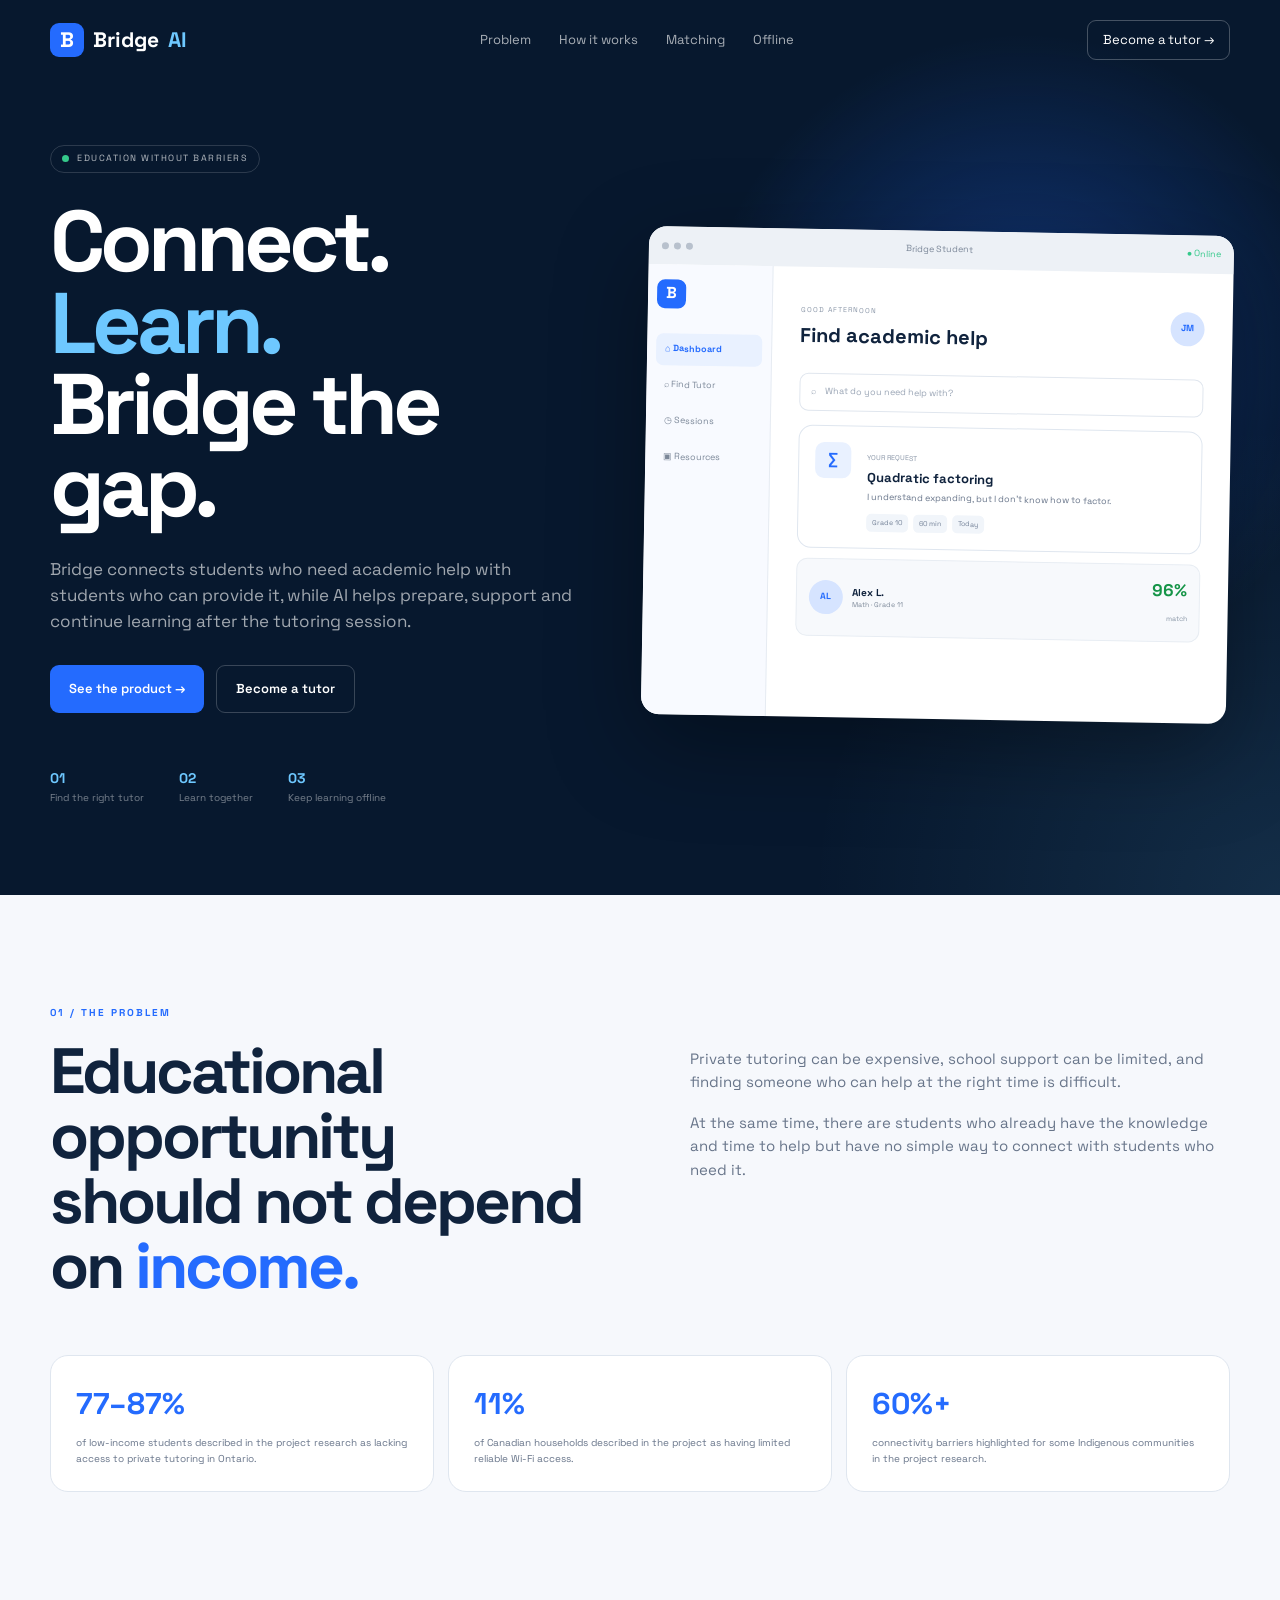
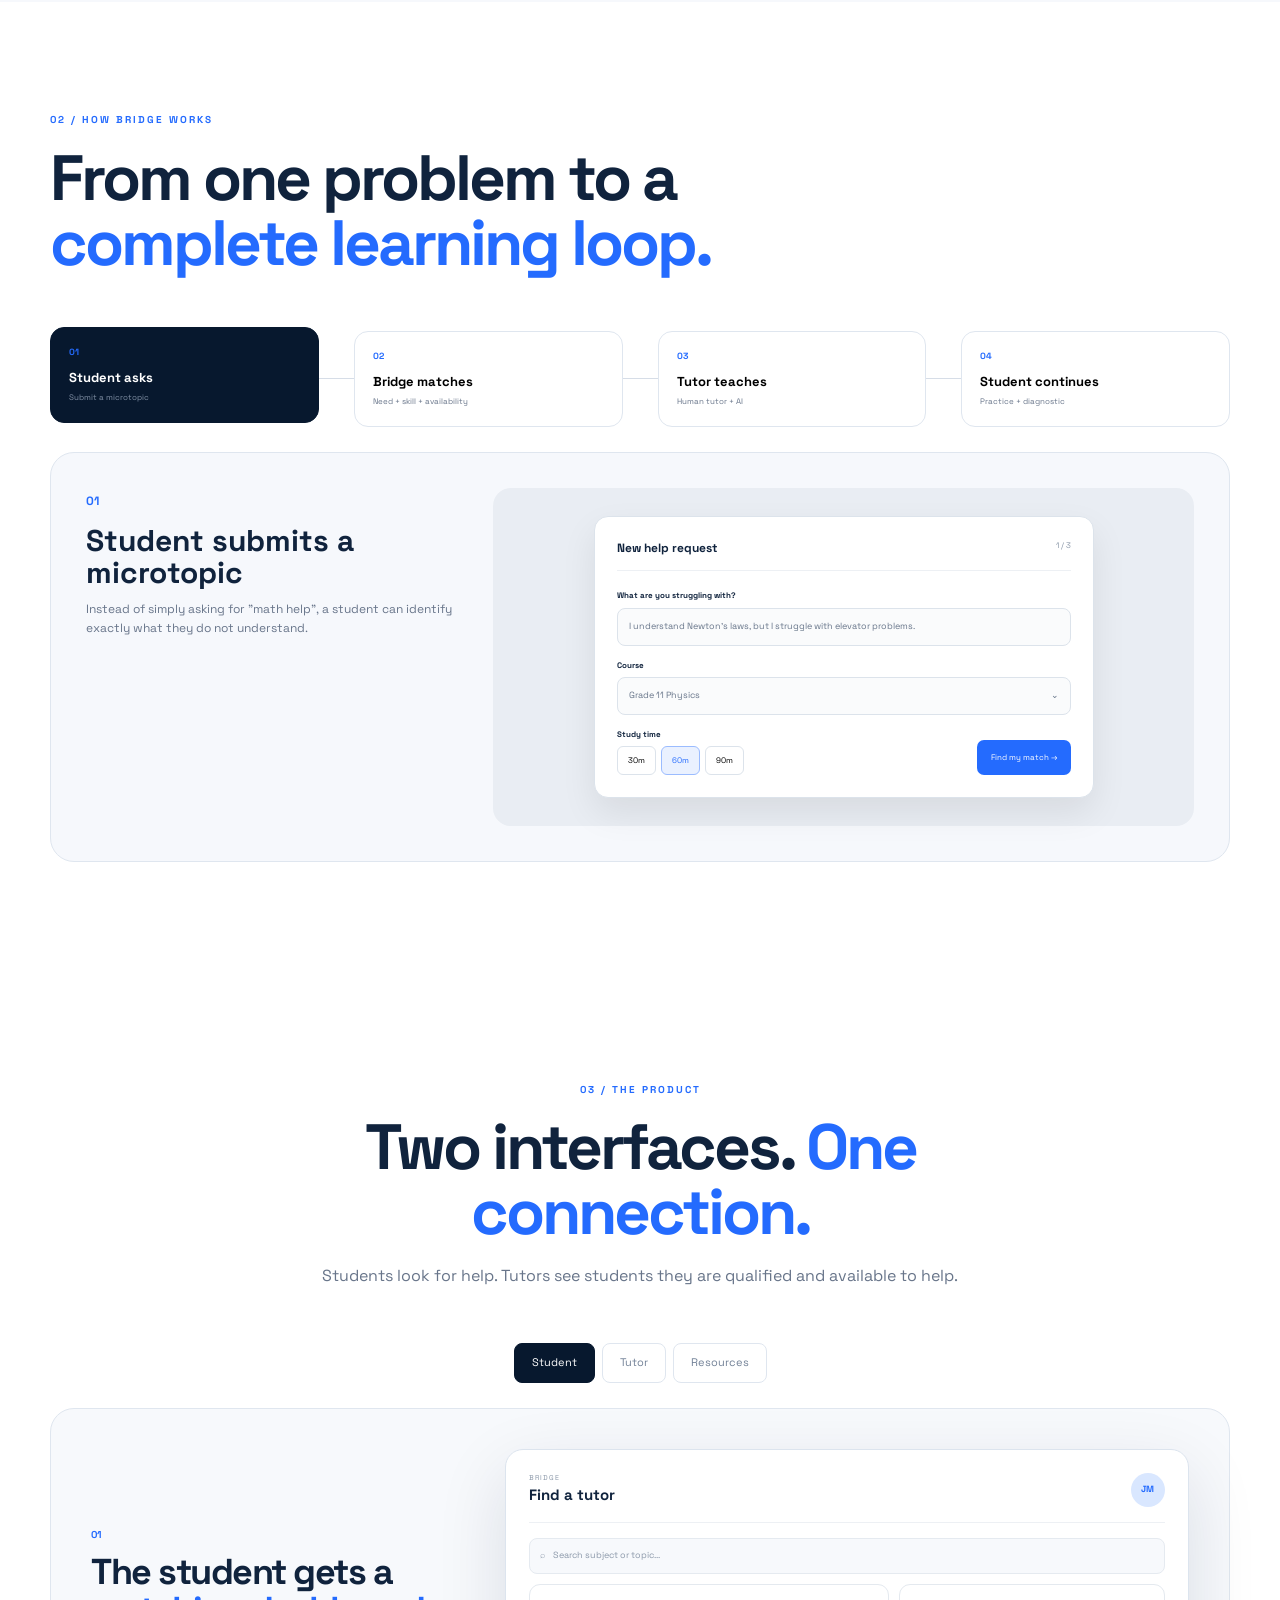
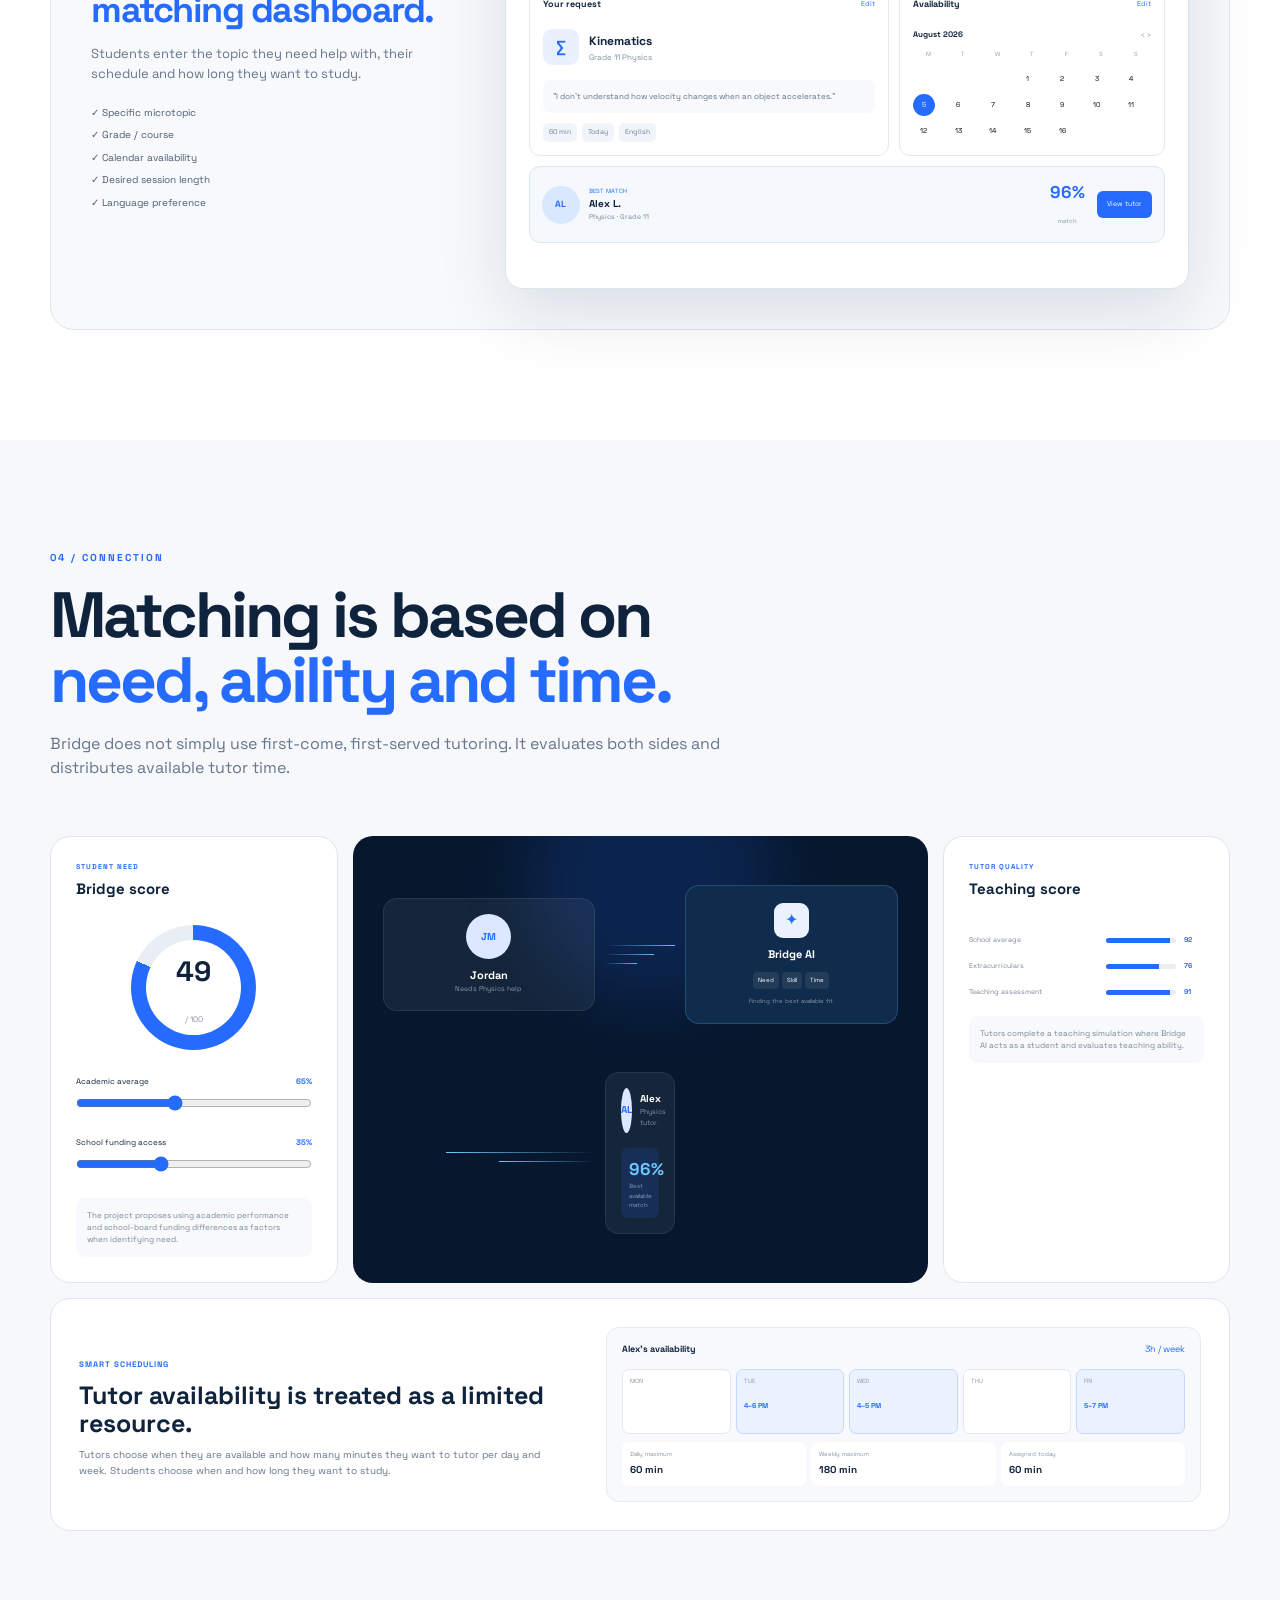
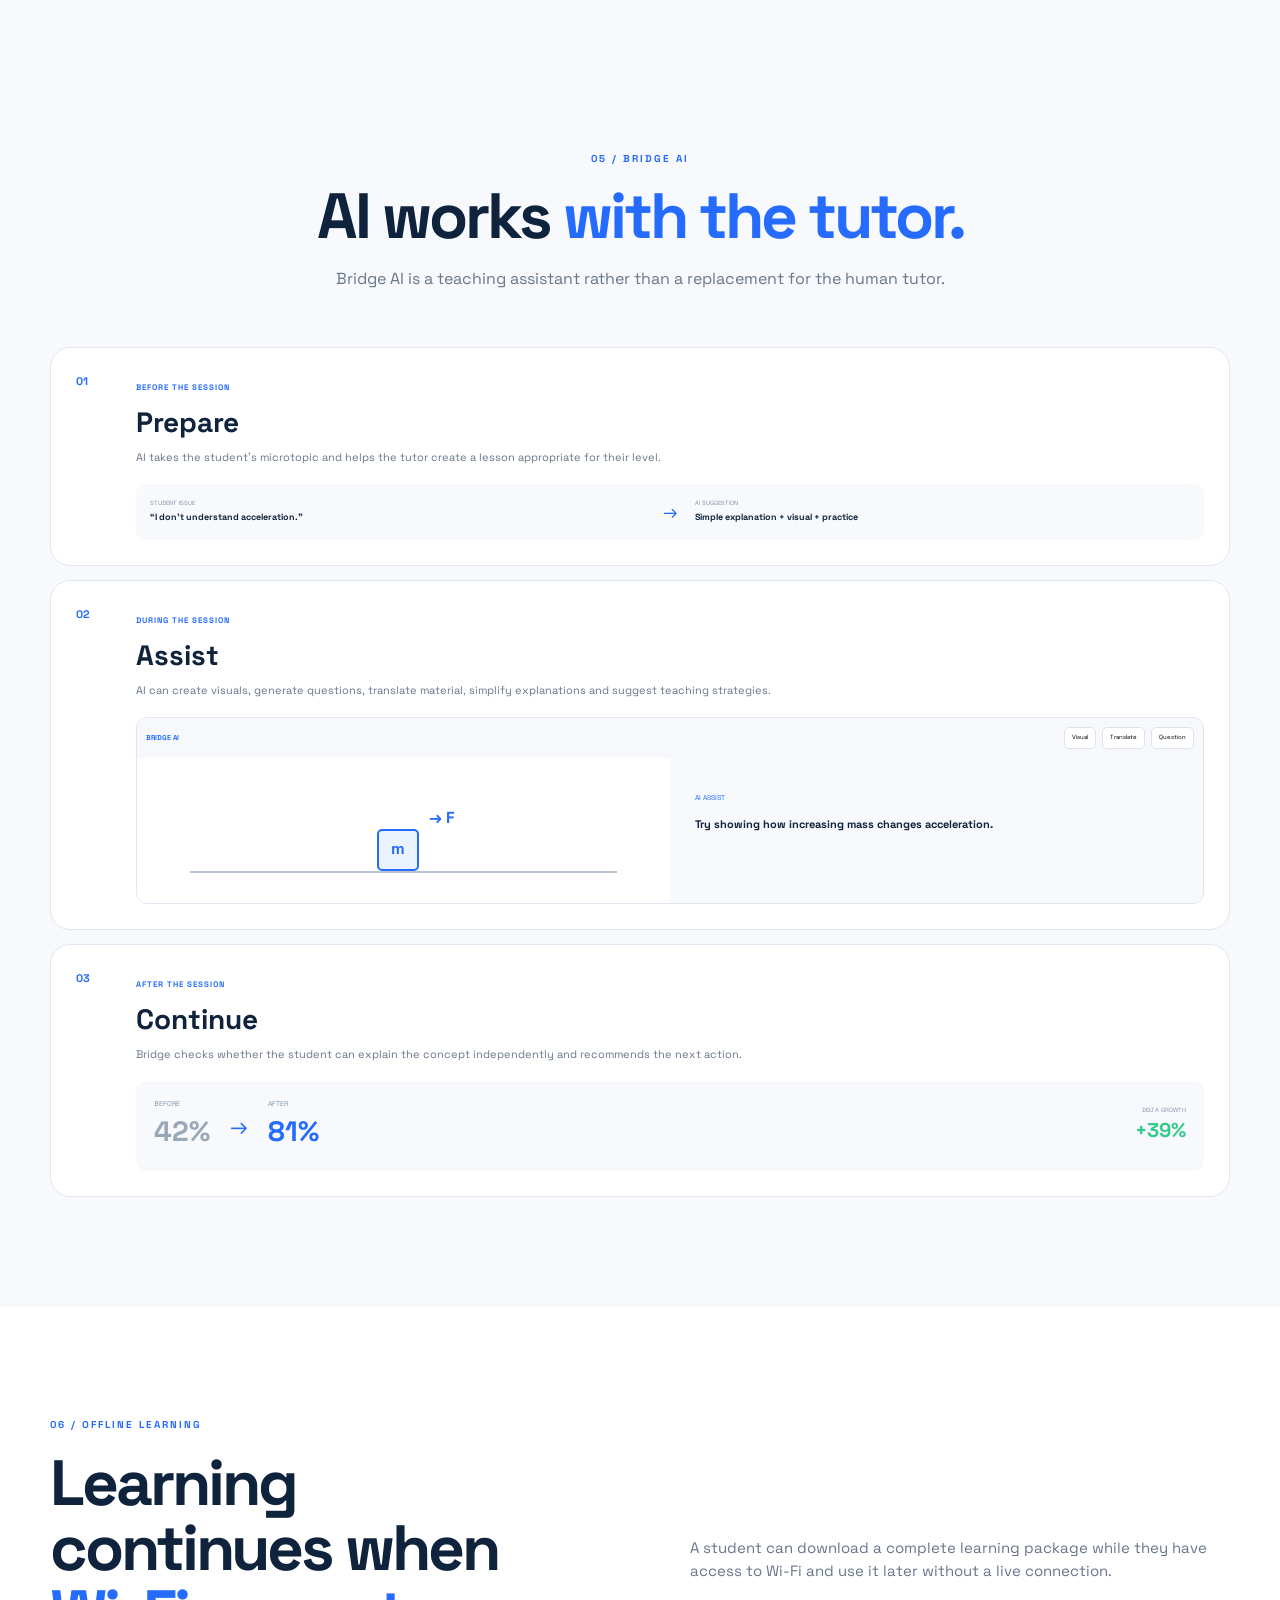
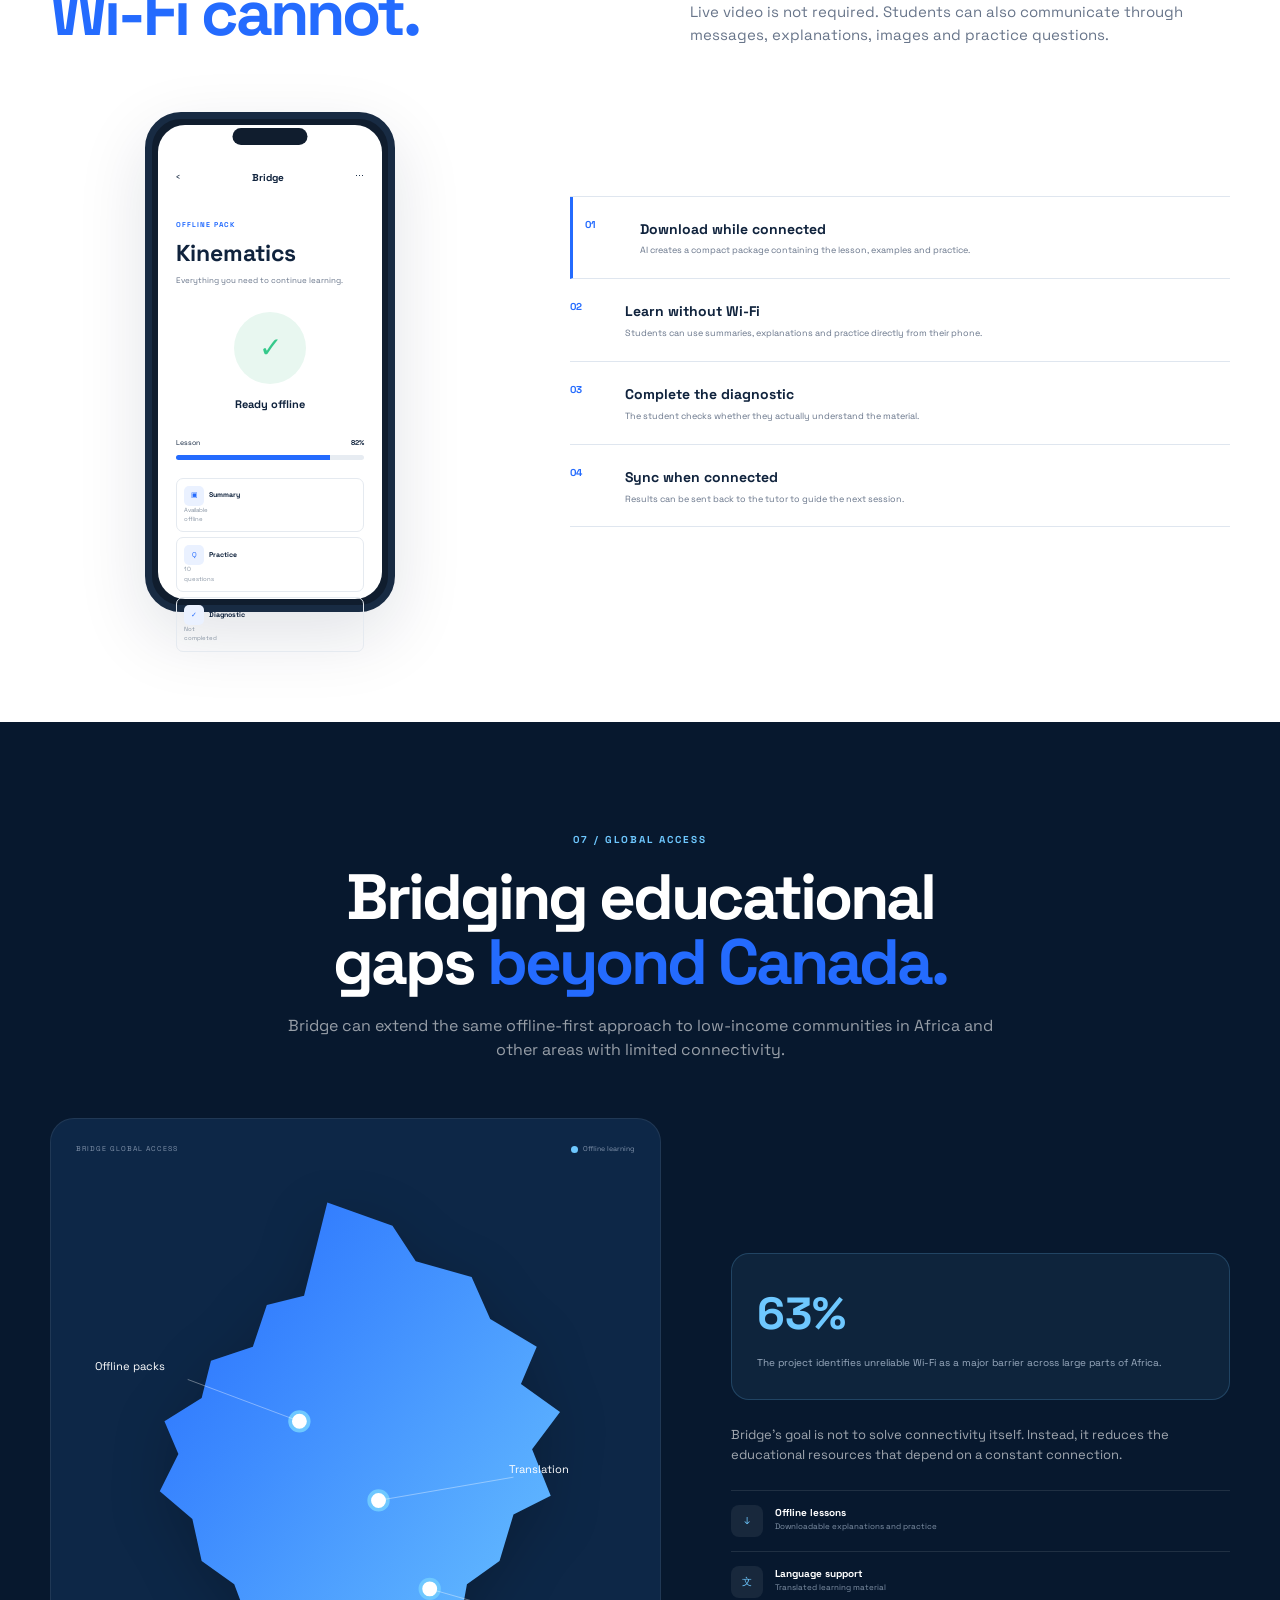
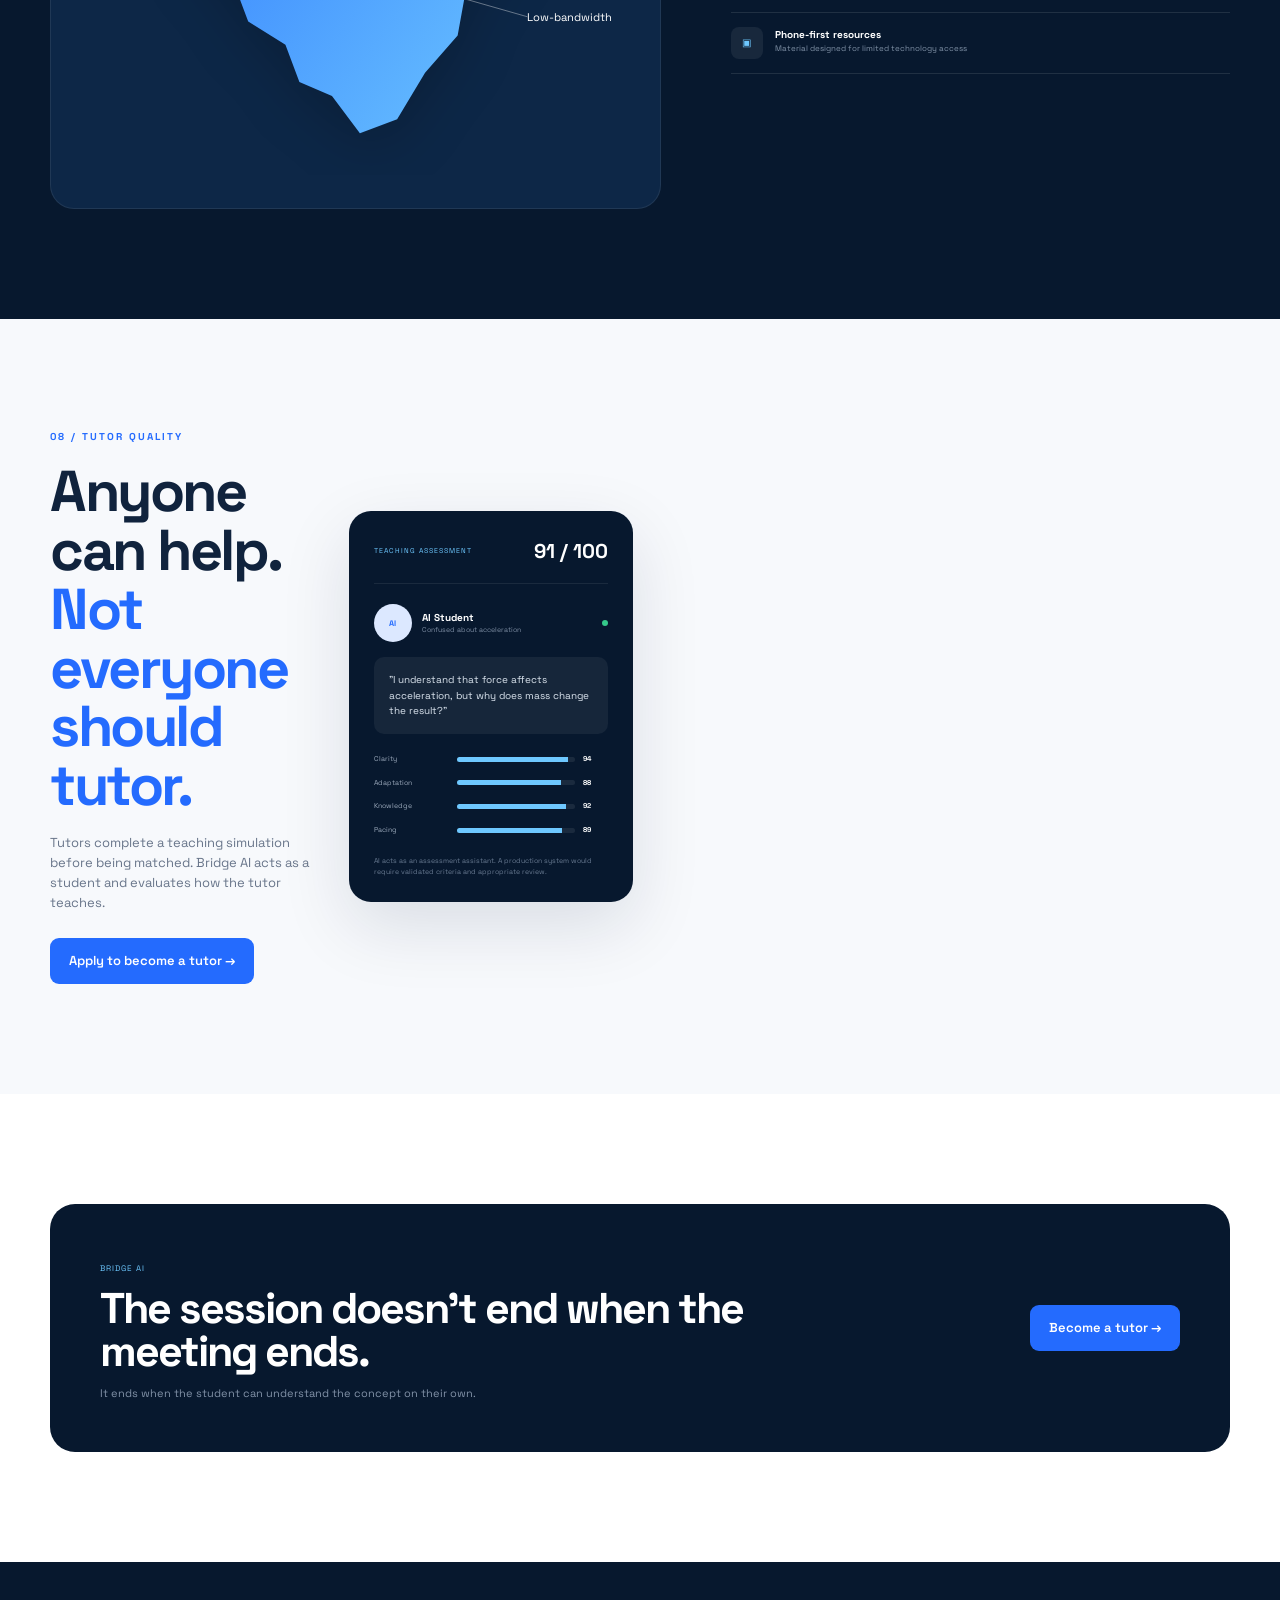
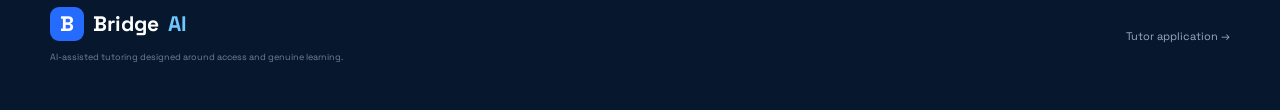
<file: index.html>
<!DOCTYPE html>
<html lang="en">
<head>
  <meta charset="UTF-8">
  <meta name="viewport" content="width=device-width, initial-scale=1.0">
  <title>Bridge AI — Education Without Barriers</title>
  <link rel="preconnect" href="https://fonts.googleapis.com">
  <link rel="preconnect" href="https://fonts.gstatic.com" crossorigin>
  <link href="https://fonts.googleapis.com/css2?family=Space+Grotesk:wght@400;500;600;700&display=swap" rel="stylesheet">
  <link rel="stylesheet" href="style.css">
</head>

<body>

<header class="navbar">
  <div class="nav-container">
    <a class="logo" href="#top">
      <span class="logo-mark">B</span>
      Bridge<span class="logo-ai">AI</span>
    </a>

    <nav class="nav-links">
      <a href="#problem">Problem</a>
      <a href="#workflow">How it works</a>
      <a href="#matching">Matching</a>
      <a href="#offline">Offline</a>
    </nav>

    <a class="nav-button" href="tutor.html">Become a tutor →</a>
  </div>
</header>


<main id="top">

<!-- HERO -->
<section class="hero">
  <div class="hero-glow"></div>

  <div class="section-container hero-inner">

    <div class="hero-copy">
      <div class="eyebrow">
        <span class="eyebrow-dot"></span>
        EDUCATION WITHOUT BARRIERS
      </div>

      <h1>
          Connect.
          <span>Learn.</span>
          Bridge the gap.
      </h1>

      <p>
        Bridge connects students who need academic help with students who
        can provide it, while AI helps prepare, support and continue learning
        after the tutoring session.
      </p>

      <div class="hero-buttons">
        <a class="button button-primary" href="#product">See the product →</a>
        <a class="button button-secondary" href="tutor.html">Become a tutor</a>
      </div>

      <div class="hero-points">
        <div>
          <strong>01</strong>
          <span>Find the right tutor</span>
        </div>
        <div>
          <strong>02</strong>
          <span>Learn together</span>
        </div>
        <div>
          <strong>03</strong>
          <span>Keep learning offline</span>
        </div>
      </div>
    </div>


    <!-- HERO APP MOCKUP -->
    <div class="hero-visual app-window">

      <div class="window-header">
        <div class="window-dots">
          <i></i><i></i><i></i>
        </div>
        <span>Bridge Student</span>
        <span class="window-status">● Online</span>
      </div>

      <div class="mock-app">

        <aside class="mock-sidebar">
          <div class="side-logo">B</div>

          <div class="side-item active">⌂ Dashboard</div>
          <div class="side-item">⌕ Find Tutor</div>
          <div class="side-item">◷ Sessions</div>
          <div class="side-item">▣ Resources</div>
        </aside>

        <div class="mock-main">

          <div class="mock-top">
            <div>
              <small>GOOD AFTERNOON</small>
              <h3>Find academic help</h3>
            </div>
            <div class="avatar">JM</div>
          </div>

          <div class="mock-search">
            <span>⌕</span>
            <span>What do you need help with?</span>
          </div>

          <div class="mock-request">
            <div class="topic-icon">∑</div>

            <div>
              <small>YOUR REQUEST</small>
              <strong>Quadratic factoring</strong>
              <p>I understand expanding, but I don't know how to factor.</p>

              <div class="request-tags">
                <span>Grade 10</span>
                <span>60 min</span>
                <span>Today</span>
              </div>
            </div>
          </div>

          <div class="mock-match">
            <div class="match-person">
              <div class="mini-avatar">AL</div>
              <div>
                <strong>Alex L.</strong>
                <span>Math · Grade 11</span>
              </div>
            </div>

            <div class="match-score">
              <strong>96%</strong>
              <span>match</span>
            </div>
          </div>

        </div>
      </div>
    </div>

  </div>
</section>


<!-- PROBLEM -->
<section class="section problem" id="problem">
  <div class="section-container">

    <div class="section-label">01 / THE PROBLEM</div>

    <div class="two-column problem-top">
      <h2>
        Educational opportunity should not depend on
        <span>income.</span>
      </h2>

      <div class="body-copy">
        <p>
          Private tutoring can be expensive, school support can be limited,
          and finding someone who can help at the right time is difficult.
        </p>

        <p>
          At the same time, there are students who already have the knowledge
          and time to help but have no simple way to connect with students
          who need it.
        </p>
      </div>
    </div>

    <div class="stat-row">

      <div class="stat-card">
        <strong>77–87%</strong>
        <span>of low-income students described in the project research as lacking access to private tutoring in Ontario.</span>
      </div>

      <div class="stat-card">
        <strong>11%</strong>
        <span>of Canadian households described in the project as having limited reliable Wi-Fi access.</span>
      </div>

      <div class="stat-card">
        <strong>60%+</strong>
        <span>connectivity barriers highlighted for some Indigenous communities in the project research.</span>
      </div>

    </div>

  </div>
</section>


<!-- WORKFLOW -->
<section class="section workflow-section" id="workflow">
  <div class="section-container">

    <div class="section-header">
      <div class="section-label">02 / HOW BRIDGE WORKS</div>
      <h2>
        From one problem to a
        <span>complete learning loop.</span>
      </h2>
    </div>

    <div class="workflow">

      <button class="workflow-step active" data-step="1">
        <span>01</span>
        <strong>Student asks</strong>
        <small>Submit a microtopic</small>
      </button>

      <div class="workflow-line"></div>

      <button class="workflow-step" data-step="2">
        <span>02</span>
        <strong>Bridge matches</strong>
        <small>Need + skill + availability</small>
      </button>

      <div class="workflow-line"></div>

      <button class="workflow-step" data-step="3">
        <span>03</span>
        <strong>Tutor teaches</strong>
        <small>Human tutor + AI</small>
      </button>

      <div class="workflow-line"></div>

      <button class="workflow-step" data-step="4">
        <span>04</span>
        <strong>Student continues</strong>
        <small>Practice + diagnostic</small>
      </button>

    </div>


    <div class="workflow-display">

      <div class="workflow-info">
        <span id="workflowNumber">01</span>
        <h3 id="workflowTitle">Student submits a microtopic</h3>
        <p id="workflowDescription">
          Instead of simply asking for "math help", a student can identify
          exactly what they do not understand.
        </p>
      </div>

      <div class="workflow-demo" id="workflowDemo">

        <div class="student-request-ui">

          <div class="ui-title">
            <strong>New help request</strong>
            <span>1 / 3</span>
          </div>

          <label>What are you struggling with?</label>

          <div class="input-box">
            I understand Newton's laws, but I struggle with elevator problems.
          </div>

          <label>Course</label>

          <div class="select-box">
            Grade 11 Physics <span>⌄</span>
          </div>

          <div class="demo-bottom">

            <div>
              <label>Study time</label>
              <div class="duration-options">
                <button>30m</button>
                <button class="selected">60m</button>
                <button>90m</button>
              </div>
            </div>

            <button class="demo-button">Find my match →</button>

          </div>

        </div>

      </div>

    </div>

  </div>
</section>


<!-- PRODUCT -->
<section class="section product" id="product">
  <div class="section-container">

    <div class="section-header center">
      <div class="section-label">03 / THE PRODUCT</div>
      <h2>
        Two interfaces.
        <span>One connection.</span>
      </h2>
      <p>
        Students look for help. Tutors see students they are qualified
        and available to help.
      </p>
    </div>


    <div class="product-tabs">

      <button class="product-tab active" data-product="student">
        Student
      </button>

      <button class="product-tab" data-product="tutor">
        Tutor
      </button>

      <button class="product-tab" data-product="resources">
        Resources
      </button>

    </div>


    <!-- STUDENT APP -->
    <div class="product-panel active" id="student">

      <div class="product-description">

        <div class="panel-number">01</div>

        <h3>
          The student gets a
          <span>matching dashboard.</span>
        </h3>

        <p>
          Students enter the topic they need help with, their schedule
          and how long they want to study.
        </p>

        <div class="feature-list">
          <div>✓ Specific microtopic</div>
          <div>✓ Grade / course</div>
          <div>✓ Calendar availability</div>
          <div>✓ Desired session length</div>
          <div>✓ Language preference</div>
        </div>

      </div>


      <div class="real-app student-dashboard">

        <div class="app-topbar">
          <div>
            <small>BRIDGE</small>
            <strong>Find a tutor</strong>
          </div>

          <div class="app-avatar">JM</div>
        </div>

        <div class="app-search">
          <span>⌕</span>
          <span>Search subject or topic...</span>
        </div>

        <div class="dashboard-grid">

          <div class="dashboard-card request-card">

            <div class="card-heading">
              <span>Your request</span>
              <button>Edit</button>
            </div>

            <div class="topic-main">
              <div class="topic-large">∑</div>

              <div>
                <strong>Kinematics</strong>
                <span>Grade 11 Physics</span>
              </div>
            </div>

            <div class="problem-text">
              "I don't understand how velocity changes when an object accelerates."
            </div>

            <div class="tag-row">
              <span>60 min</span>
              <span>Today</span>
              <span>English</span>
            </div>

          </div>


          <div class="dashboard-card calendar-card">

            <div class="card-heading">
              <span>Availability</span>
              <button>Edit</button>
            </div>

            <div class="calendar">

              <div class="calendar-head">
                <strong>August 2026</strong>
                <span>‹  ›</span>
              </div>

              <div class="weekdays">
                <span>M</span><span>T</span><span>W</span>
                <span>T</span><span>F</span><span>S</span><span>S</span>
              </div>

              <div class="days">
                <i></i><i></i><i></i>
                <button>1</button><button>2</button>
                <button>3</button><button>4</button><button class="selected">5</button>
                <button>6</button><button>7</button><button>8</button><button>9</button>
                <button>10</button><button>11</button><button>12</button>
                <button>13</button><button>14</button><button>15</button><button>16</button>
              </div>

            </div>

          </div>

        </div>


        <div class="best-match-card">

          <div class="match-left">

            <div class="large-avatar">AL</div>

            <div>
              <small>BEST MATCH</small>
              <strong>Alex L.</strong>
              <span>Physics · Grade 11</span>
            </div>

          </div>

          <div class="match-percentage">
            <strong>96%</strong>
            <span>match</span>
          </div>

          <button class="app-action">View tutor</button>

        </div>

      </div>

    </div>


    <!-- TUTOR APP -->
    <div class="product-panel" id="tutor">

      <div class="product-description">

        <div class="panel-number">02</div>

        <h3>
          Tutors get a
          <span>suggestions page.</span>
        </h3>

        <p>
          Instead of searching through every student, tutors see requests
          that match their subjects, ability and available time.
        </p>

        <div class="feature-list">
          <div>✓ Subject proficiency</div>
          <div>✓ Student microtopics</div>
          <div>✓ Match score</div>
          <div>✓ Schedule compatibility</div>
          <div>✓ Weekly / daily limits</div>
        </div>

      </div>


      <div class="real-app tutor-dashboard">

        <div class="app-topbar">

          <div>
            <small>BRIDGE TUTOR</small>
            <strong>Recommended students</strong>
          </div>

          <div class="app-avatar tutor-avatar">AL</div>

        </div>


        <div class="tutor-summary">

          <div>
            <span>This week</span>
            <strong>2h 30m</strong>
            <small>of 3h available</small>
          </div>

          <div>
            <span>Students helped</span>
            <strong>4</strong>
            <small>this month</small>
          </div>

          <div>
            <span>Teaching score</span>
            <strong>91</strong>
            <small>AI assessment</small>
          </div>

        </div>


        <div class="suggestions-header">
          <strong>Students you can help</strong>
          <span>Ranked by Bridge</span>
        </div>


        <div class="suggestion-list">

          <div class="suggestion">

            <div class="suggestion-avatar blue-avatar">JL</div>

            <div class="suggestion-info">
              <strong>Jordan L.</strong>
              <span>Physics · Forces & Motion</span>

              <div class="mini-tags">
                <small>Today 4:00 PM</small>
                <small>60 min</small>
              </div>
            </div>

            <div class="suggestion-score">
              <strong>96%</strong>
              <span>match</span>
            </div>

            <button>Help</button>

          </div>


          <div class="suggestion">

            <div class="suggestion-avatar green-avatar">MK</div>

            <div class="suggestion-info">
              <strong>Maya K.</strong>
              <span>Calculus · Derivatives</span>

              <div class="mini-tags">
                <small>Today 5:00 PM</small>
                <small>60 min</small>
              </div>
            </div>

            <div class="suggestion-score">
              <strong>91%</strong>
              <span>match</span>
            </div>

            <button>Help</button>

          </div>


          <div class="suggestion">

            <div class="suggestion-avatar orange-avatar">AT</div>

            <div class="suggestion-info">
              <strong>Andrew T.</strong>
              <span>Chemistry · Stoichiometry</span>

              <div class="mini-tags">
                <small>Wed 4:30 PM</small>
                <small>60 min</small>
              </div>
            </div>

            <div class="suggestion-score">
              <strong>84%</strong>
              <span>match</span>
            </div>

            <button>Help</button>

          </div>

        </div>

      </div>

    </div>


    <!-- RESOURCE APP -->
    <div class="product-panel" id="resources">

      <div class="product-description">

        <div class="panel-number">03</div>

        <h3>
          Learning continues
          <span>after the session.</span>
        </h3>

        <p>
          Notes, homework, flashcards and AI-generated practice can stay
          with the student after the tutor leaves.
        </p>

        <div class="feature-list">
          <div>✓ Lesson summaries</div>
          <div>✓ Practice questions</div>
          <div>✓ Flashcards</div>
          <div>✓ Downloadable PDFs</div>
          <div>✓ Diagnostic checks</div>
        </div>

      </div>


      <div class="real-app resources-dashboard">

        <div class="app-topbar">
          <div>
            <small>MY RESOURCES</small>
            <strong>Kinematics</strong>
          </div>

          <button class="resource-download">↓</button>
        </div>

        <div class="resource-progress">
          <div>
            <span>Lesson progress</span>
            <strong>72%</strong>
          </div>
          <div class="progress-track">
            <i style="width:72%"></i>
          </div>
        </div>

        <div class="resource-items">

          <div class="resource-item">
            <div class="resource-icon pdf">PDF</div>
            <div>
              <strong>Lesson summary</strong>
              <span>Explanation + examples</span>
            </div>
            <button>↓</button>
          </div>

          <div class="resource-item">
            <div class="resource-icon practice">Q</div>
            <div>
              <strong>Practice questions</strong>
              <span>10 questions</span>
            </div>
            <button>→</button>
          </div>

          <div class="resource-item">
            <div class="resource-icon cards">✦</div>
            <div>
              <strong>Flashcards</strong>
              <span>18 cards</span>
            </div>
            <button>→</button>
          </div>

          <div class="resource-item">
            <div class="resource-icon test">✓</div>
            <div>
              <strong>End diagnostic</strong>
              <span>Check understanding</span>
            </div>
            <button>→</button>
          </div>

        </div>

      </div>

    </div>

  </div>
</section>


<!-- MATCHING -->
<section class="section matching-section" id="matching">

  <div class="section-container">

    <div class="section-header">
      <div class="section-label">04 / CONNECTION</div>

      <h2>
        Matching is based on
        <span>need, ability and time.</span>
      </h2>

      <p>
        Bridge does not simply use first-come, first-served tutoring.
        It evaluates both sides and distributes available tutor time.
      </p>
    </div>


    <div class="matching-layout">

      <!-- STUDENT SCORE -->
      <div class="score-card">

        <div class="score-title">
          <span>STUDENT NEED</span>
          <strong>Bridge score</strong>
        </div>

        <div class="score-circle">
          <div>
            <strong id="needScore">82</strong>
            <span>/ 100</span>
          </div>
        </div>

        <div class="slider-group">

          <label>
            <span>Academic average</span>
            <strong id="averageValue">65%</strong>
          </label>

          <input type="range" id="averageSlider" min="40" max="100" value="65">

        </div>

        <div class="slider-group">

          <label>
            <span>School funding access</span>
            <strong id="fundingValue">35%</strong>
          </label>

          <input type="range" id="fundingSlider" min="0" max="100" value="35">

        </div>

        <div class="score-note">
          The project proposes using academic performance and school-board
          funding differences as factors when identifying need.
        </div>

      </div>


      <!-- MATCHING VISUAL -->
      <div class="matching-visual">

        <div class="match-node student-node">
          <div class="node-avatar">JM</div>
          <strong>Jordan</strong>
          <span>Needs Physics help</span>
        </div>

        <div class="connection-lines">
          <span></span>
          <span></span>
          <span></span>
        </div>

        <div class="algorithm-box">

          <div class="algorithm-icon">✦</div>

          <strong>Bridge AI</strong>

          <div class="algorithm-pills">
            <span>Need</span>
            <span>Skill</span>
            <span>Time</span>
          </div>

          <small>Finding the best available fit</small>

        </div>

        <div class="connection-lines reverse">
          <span></span>
          <span></span>
          <span></span>
        </div>

        <div class="tutor-node">

          <div class="tutor-mini">
            <div class="node-avatar tutor-blue">AL</div>
            <div>
              <strong>Alex</strong>
              <span>Physics tutor</span>
            </div>
          </div>

          <div class="tutor-match">
            <strong>96%</strong>
            <span>Best available match</span>
          </div>

        </div>

      </div>


      <!-- TUTOR SCORE -->
      <div class="score-card tutor-score">

        <div class="score-title">
          <span>TUTOR QUALITY</span>
          <strong>Teaching score</strong>
        </div>

        <div class="quality-bars">

          <div>
            <span>School average</span>
            <div><i style="width:92%"></i></div>
            <strong>92</strong>
          </div>

          <div>
            <span>Extracurriculars</span>
            <div><i style="width:76%"></i></div>
            <strong>76</strong>
          </div>

          <div>
            <span>Teaching assessment</span>
            <div><i style="width:91%"></i></div>
            <strong>91</strong>
          </div>

        </div>

        <div class="score-note">
          Tutors complete a teaching simulation where Bridge AI acts as
          a student and evaluates teaching ability.
        </div>

      </div>

    </div>


    <!-- SCHEDULING -->
    <div class="schedule-card">

      <div class="schedule-copy">

        <span>SMART SCHEDULING</span>

        <h3>
          Tutor availability is treated as a
          <strong>limited resource.</strong>
        </h3>

        <p>
          Tutors choose when they are available and how many minutes they
          want to tutor per day and week. Students choose when and how long
          they want to study.
        </p>

      </div>

      <div class="schedule-ui">

        <div class="schedule-top">
          <strong>Alex's availability</strong>
          <span>3h / week</span>
        </div>

        <div class="schedule-days">

          <div class="schedule-day">
            <span>MON</span>
            <i></i>
          </div>

          <div class="schedule-day available">
            <span>TUE</span>
            <i>4–6 PM</i>
          </div>

          <div class="schedule-day available">
            <span>WED</span>
            <i>4–5 PM</i>
          </div>

          <div class="schedule-day">
            <span>THU</span>
            <i></i>
          </div>

          <div class="schedule-day available">
            <span>FRI</span>
            <i>5–7 PM</i>
          </div>

        </div>

        <div class="schedule-limit">

          <div>
            <span>Daily maximum</span>
            <strong>60 min</strong>
          </div>

          <div>
            <span>Weekly maximum</span>
            <strong>180 min</strong>
          </div>

          <div>
            <span>Assigned today</span>
            <strong>60 min</strong>
          </div>

        </div>

      </div>

    </div>

  </div>

</section>


<!-- AI -->
<section class="section ai-section" id="ai">

  <div class="section-container">

    <div class="section-header center">

      <div class="section-label">05 / BRIDGE AI</div>

      <h2>
        AI works
        <span>with the tutor.</span>
      </h2>

      <p>
        Bridge AI is a teaching assistant rather than a replacement for
        the human tutor.
      </p>

    </div>


    <div class="ai-timeline">

      <div class="ai-stage active">

        <div class="stage-number">01</div>

        <div class="stage-content">
          <span>BEFORE THE SESSION</span>
          <h3>Prepare</h3>

          <p>
            AI takes the student's microtopic and helps the tutor create
            a lesson appropriate for their level.
          </p>

          <div class="ai-example">
            <div>
              <small>STUDENT ISSUE</small>
              <strong>“I don't understand acceleration.”</strong>
            </div>

            <div class="ai-arrow">→</div>

            <div>
              <small>AI SUGGESTION</small>
              <strong>Simple explanation + visual + practice</strong>
            </div>
          </div>
        </div>

      </div>


      <div class="ai-stage">

        <div class="stage-number">02</div>

        <div class="stage-content">
          <span>DURING THE SESSION</span>
          <h3>Assist</h3>

          <p>
            AI can create visuals, generate questions, translate material,
            simplify explanations and suggest teaching strategies.
          </p>

          <div class="ai-live-ui">

            <div class="live-toolbar">
              <span>BRIDGE AI</span>
              <button>Visual</button>
              <button>Translate</button>
              <button>Question</button>
            </div>

            <div class="live-content">
              <div class="physics-visual">
                <div class="force-arrow">→ F</div>
                <div class="box">m</div>
                <div class="ground"></div>
              </div>

              <div class="live-note">
                <small>AI ASSIST</small>
                <strong>Try showing how increasing mass changes acceleration.</strong>
              </div>
            </div>

          </div>
        </div>

      </div>


      <div class="ai-stage">

        <div class="stage-number">03</div>

        <div class="stage-content">
          <span>AFTER THE SESSION</span>
          <h3>Continue</h3>

          <p>
            Bridge checks whether the student can explain the concept
            independently and recommends the next action.
          </p>

          <div class="growth-result">

            <div class="growth-before">
              <small>BEFORE</small>
              <strong>42%</strong>
            </div>

            <div class="growth-arrow">→</div>

            <div class="growth-after">
              <small>AFTER</small>
              <strong>81%</strong>
            </div>

            <div class="growth-label">
              <span>DELTA GROWTH</span>
              <strong>+39%</strong>
            </div>

          </div>

        </div>

      </div>

    </div>

  </div>

</section>


<!-- OFFLINE -->
<section class="section offline-section" id="offline">

  <div class="section-container">

    <div class="two-column offline-heading">

      <div>
        <div class="section-label">06 / OFFLINE LEARNING</div>

        <h2>
          Learning continues when
          <span>Wi-Fi cannot.</span>
        </h2>
      </div>

      <div class="body-copy">

        <p>
          A student can download a complete learning package while they
          have access to Wi-Fi and use it later without a live connection.
        </p>

        <p>
          Live video is not required. Students can also communicate through
          messages, explanations, images and practice questions.
        </p>

      </div>

    </div>


    <div class="offline-layout">

      <!-- PHONE -->
      <div class="phone-stage">

        <div class="phone">

          <div class="phone-notch"></div>

          <div class="phone-screen">

            <div class="phone-header">
              <span>‹</span>
              <strong>Bridge</strong>
              <span>⋯</span>
            </div>

            <div class="offline-label">OFFLINE PACK</div>

            <h3>Kinematics</h3>

            <p>
              Everything you need to continue learning.
            </p>

            <div class="download-circle">
              ✓
            </div>

            <strong class="download-ready">Ready offline</strong>

            <div class="phone-progress">
              <div>
                <span>Lesson</span>
                <strong>82%</strong>
              </div>
              <i><b></b></i>
            </div>

            <div class="phone-items">

              <div>
                <span>▣</span>
                <strong>Summary</strong>
                <small>Available offline</small>
              </div>

              <div>
                <span>Q</span>
                <strong>Practice</strong>
                <small>10 questions</small>
              </div>

              <div>
                <span>✓</span>
                <strong>Diagnostic</strong>
                <small>Not completed</small>
              </div>

            </div>

          </div>

        </div>

      </div>


      <!-- STEPS -->
      <div class="offline-steps">

        <div class="offline-step active">

          <span>01</span>

          <div>
            <strong>Download while connected</strong>
            <p>
              AI creates a compact package containing the lesson,
              examples and practice.
            </p>
          </div>

        </div>

        <div class="offline-step">

          <span>02</span>

          <div>
            <strong>Learn without Wi-Fi</strong>
            <p>
              Students can use summaries, explanations and practice
              directly from their phone.
            </p>
          </div>

        </div>

        <div class="offline-step">

          <span>03</span>

          <div>
            <strong>Complete the diagnostic</strong>
            <p>
              The student checks whether they actually understand
              the material.
            </p>
          </div>

        </div>

        <div class="offline-step">

          <span>04</span>

          <div>
            <strong>Sync when connected</strong>
            <p>
              Results can be sent back to the tutor to guide the next
              session.
            </p>
          </div>

        </div>

      </div>

    </div>

  </div>

</section>


<!-- AFRICA -->
<section class="section africa-section">

  <div class="section-container">

    <div class="section-header center">

      <div class="section-label">07 / GLOBAL ACCESS</div>

      <h2>
        Bridging educational gaps
        <span>beyond Canada.</span>
      </h2>

      <p>
        Bridge can extend the same offline-first approach to low-income
        communities in Africa and other areas with limited connectivity.
      </p>

    </div>


    <div class="africa-layout">

      <!-- MAP -->
      <div class="africa-map-card">

        <div class="map-top">
          <span>BRIDGE GLOBAL ACCESS</span>
          <div class="map-legend">
            <i></i>
            Offline learning
          </div>
        </div>

        <svg class="africa-map"
             viewBox="0 0 600 650"
             role="img"
             aria-label="Stylized map of Africa">

          <defs>
            <linearGradient id="africaGradient"
                            x1="0"
                            y1="0"
                            x2="1"
                            y2="1">
              <stop offset="0%" stop-color="#246bfe"/>
              <stop offset="100%" stop-color="#6ec8ff"/>
            </linearGradient>
          </defs>

          <path
            class="africa-shape"
            fill="url(#africaGradient)"
            d="M270 35
               L340 60
               L365 98
               L425 115
               L445 160
               L495 190
               L478 230
               L520 260
               L490 300
               L510 350
               L470 370
               L455 420
               L420 445
               L410 500
               L375 540
               L345 590
               L305 605
               L275 565
               L240 550
               L225 510
               L185 485
               L170 445
               L135 420
               L125 375
               L90 345
               L110 305
               L95 270
               L135 245
               L145 205
               L190 190
               L205 145
               L245 135
               L255 95
               Z"/>

          <circle class="map-point" cx="240" cy="270" r="10"/>
          <circle class="map-point" cx="325" cy="355" r="10"/>
          <circle class="map-point" cx="380" cy="450" r="10"/>

          <line x1="240" y1="270" x2="120" y2="225"/>
          <line x1="325" y1="355" x2="470" y2="330"/>
          <line x1="380" y1="450" x2="485" y2="480"/>

          <text x="20" y="215">Offline packs</text>
          <text x="465" y="325">Translation</text>
          <text x="485" y="485">Low-bandwidth</text>

        </svg>

      </div>


      <div class="africa-content">

        <div class="global-stat">
          <strong>63%</strong>
          <span>
            The project identifies unreliable Wi-Fi as a major barrier
            across large parts of Africa.
          </span>
        </div>

        <p>
          Bridge's goal is not to solve connectivity itself. Instead,
          it reduces the educational resources that depend on a constant
          connection.
        </p>

        <div class="global-features">

          <div>
            <div class="global-icon">↓</div>
            <div>
              <strong>Offline lessons</strong>
              <span>Downloadable explanations and practice</span>
            </div>
          </div>

          <div>
            <div class="global-icon">文</div>
            <div>
              <strong>Language support</strong>
              <span>Translated learning material</span>
            </div>
          </div>

          <div>
            <div class="global-icon">▣</div>
            <div>
              <strong>Phone-first resources</strong>
              <span>Material designed for limited technology access</span>
            </div>
          </div>

        </div>

      </div>

    </div>

  </div>

</section>


<!-- TUTOR QUALITY -->
<section class="section quality-section">

  <div class="section-container">

    <div class="quality-grid">

      <div>

        <div class="section-label">08 / TUTOR QUALITY</div>

        <h2>
          Anyone can help.
          <span>Not everyone should tutor.</span>
        </h2>

        <p>
          Tutors complete a teaching simulation before being matched.
          Bridge AI acts as a student and evaluates how the tutor teaches.
        </p>

        <a class="button button-primary" href="tutor.html">
          Apply to become a tutor →
        </a>

      </div>


      <div class="quality-ui">

        <div class="quality-ui-top">
          <span>TEACHING ASSESSMENT</span>
          <strong>91 / 100</strong>
        </div>

        <div class="quality-person">

          <div class="quality-avatar">AI</div>

          <div>
            <strong>AI Student</strong>
            <span>Confused about acceleration</span>
          </div>

          <span class="online-dot"></span>

        </div>

        <div class="quality-message">
          "I understand that force affects acceleration,
          but why does mass change the result?"
        </div>

        <div class="quality-metrics">

          <div>
            <span>Clarity</span>
            <div><i style="width:94%"></i></div>
            <strong>94</strong>
          </div>

          <div>
            <span>Adaptation</span>
            <div><i style="width:88%"></i></div>
            <strong>88</strong>
          </div>

          <div>
            <span>Knowledge</span>
            <div><i style="width:92%"></i></div>
            <strong>92</strong>
          </div>

          <div>
            <span>Pacing</span>
            <div><i style="width:89%"></i></div>
            <strong>89</strong>
          </div>

        </div>

        <div class="quality-note">
          AI acts as an assessment assistant. A production system would
          require validated criteria and appropriate review.
        </div>

      </div>

    </div>

  </div>

</section>


<!-- FINAL -->
<section class="section final-section">

  <div class="section-container">

    <div class="final-card">

      <div>
        <span>BRIDGE AI</span>

        <h2>
          The session doesn't end
          when the meeting ends.
        </h2>

        <p>
          It ends when the student can understand the concept on their own.
        </p>
      </div>

      <a href="tutor.html" class="button button-primary">
        Become a tutor →
      </a>

    </div>

  </div>

</section>

</main>


<footer>

  <div class="footer-container">

    <div>
      <a class="logo" href="#top">
        <span class="logo-mark">B</span>
        Bridge<span class="logo-ai">AI</span>
      </a>

      <p>
        AI-assisted tutoring designed around access and genuine learning.
      </p>
    </div>

    <a href="tutor.html">Tutor application →</a>

  </div>

</footer>


<script src="script.js"></script>

</body>
</html>
</file>
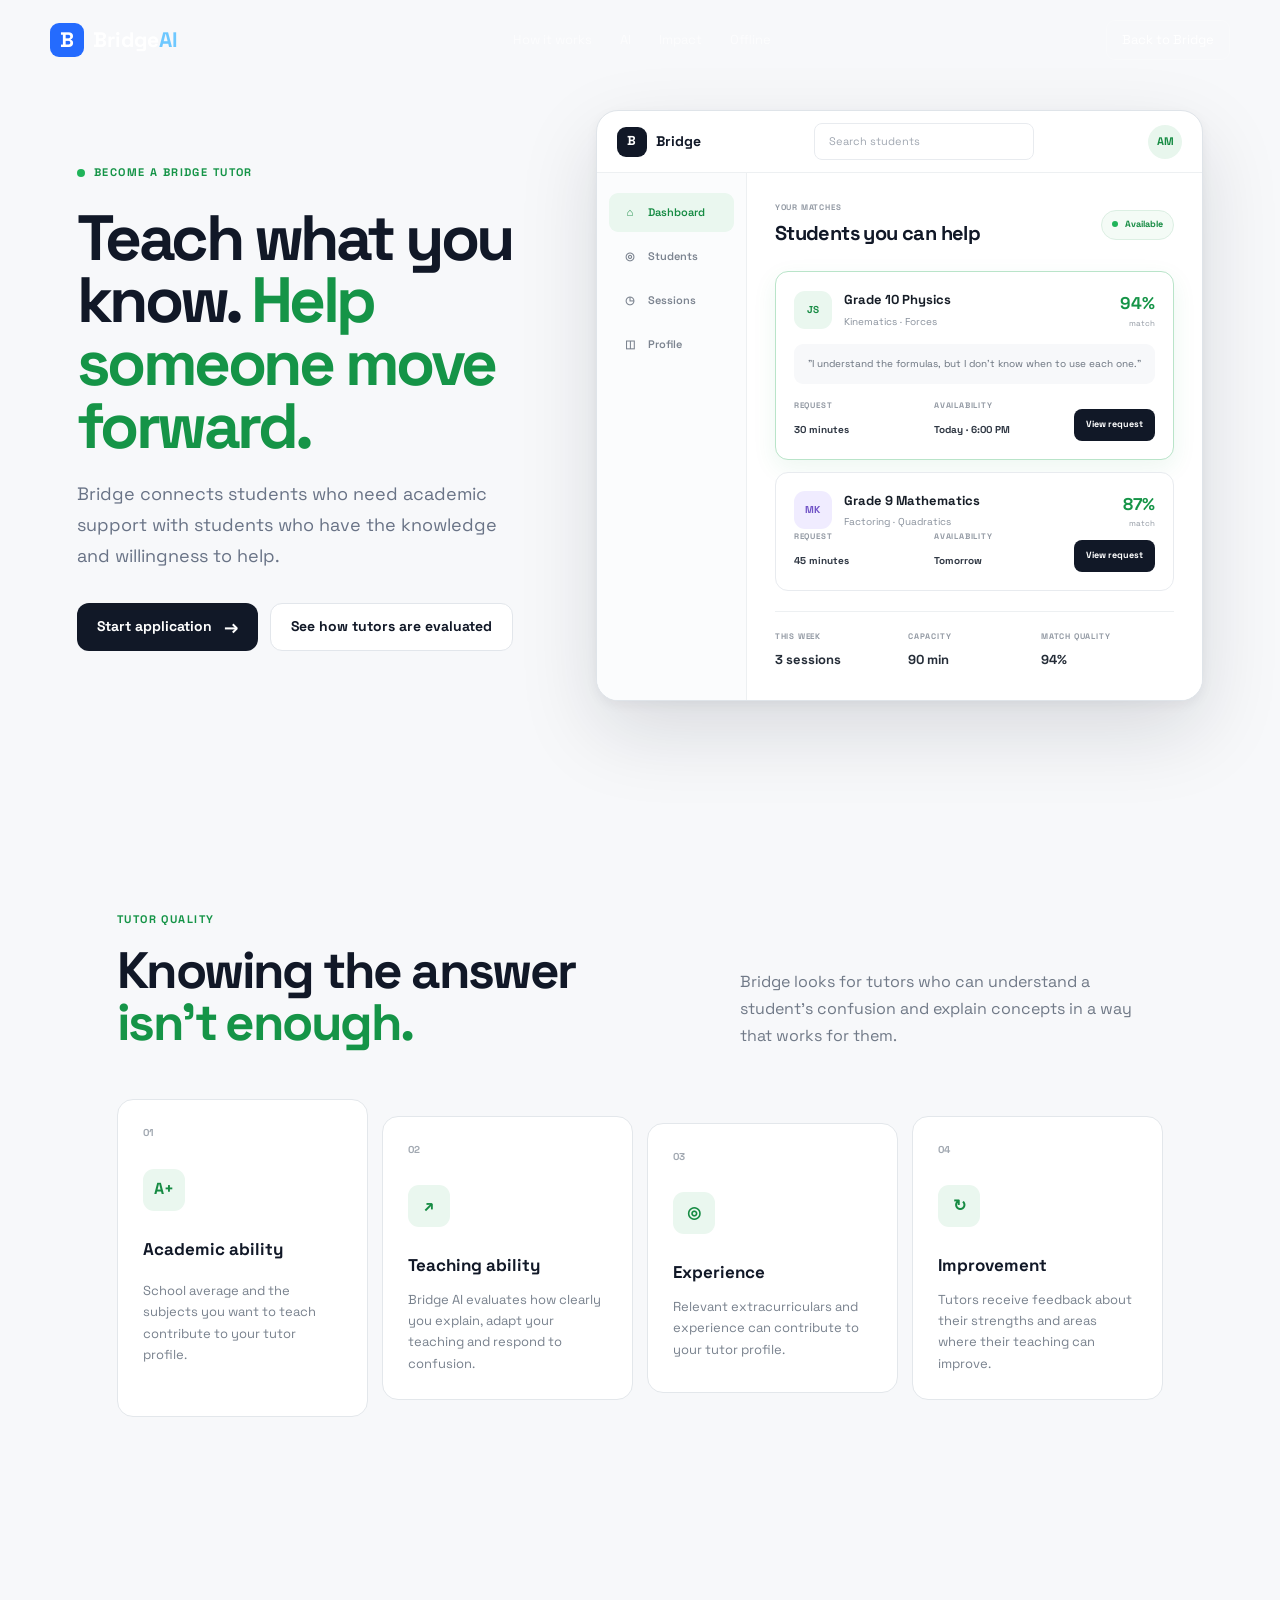
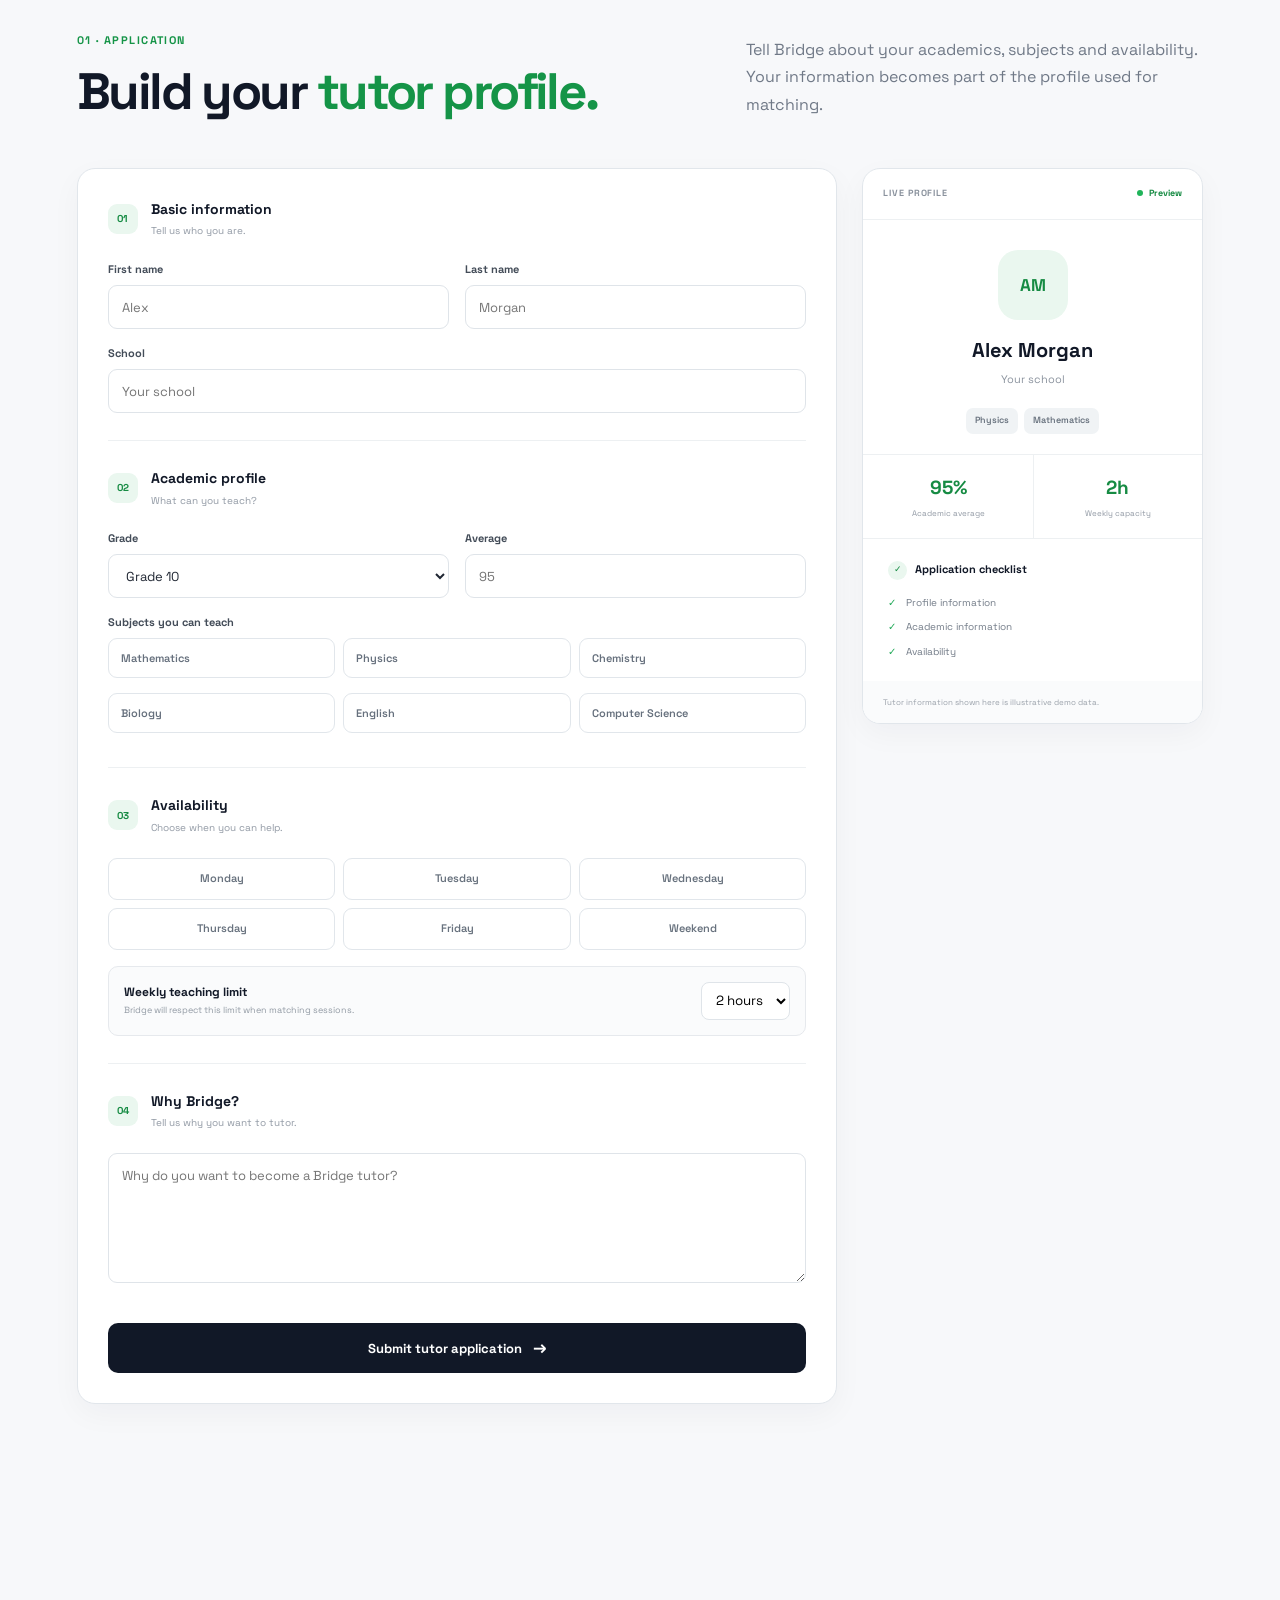
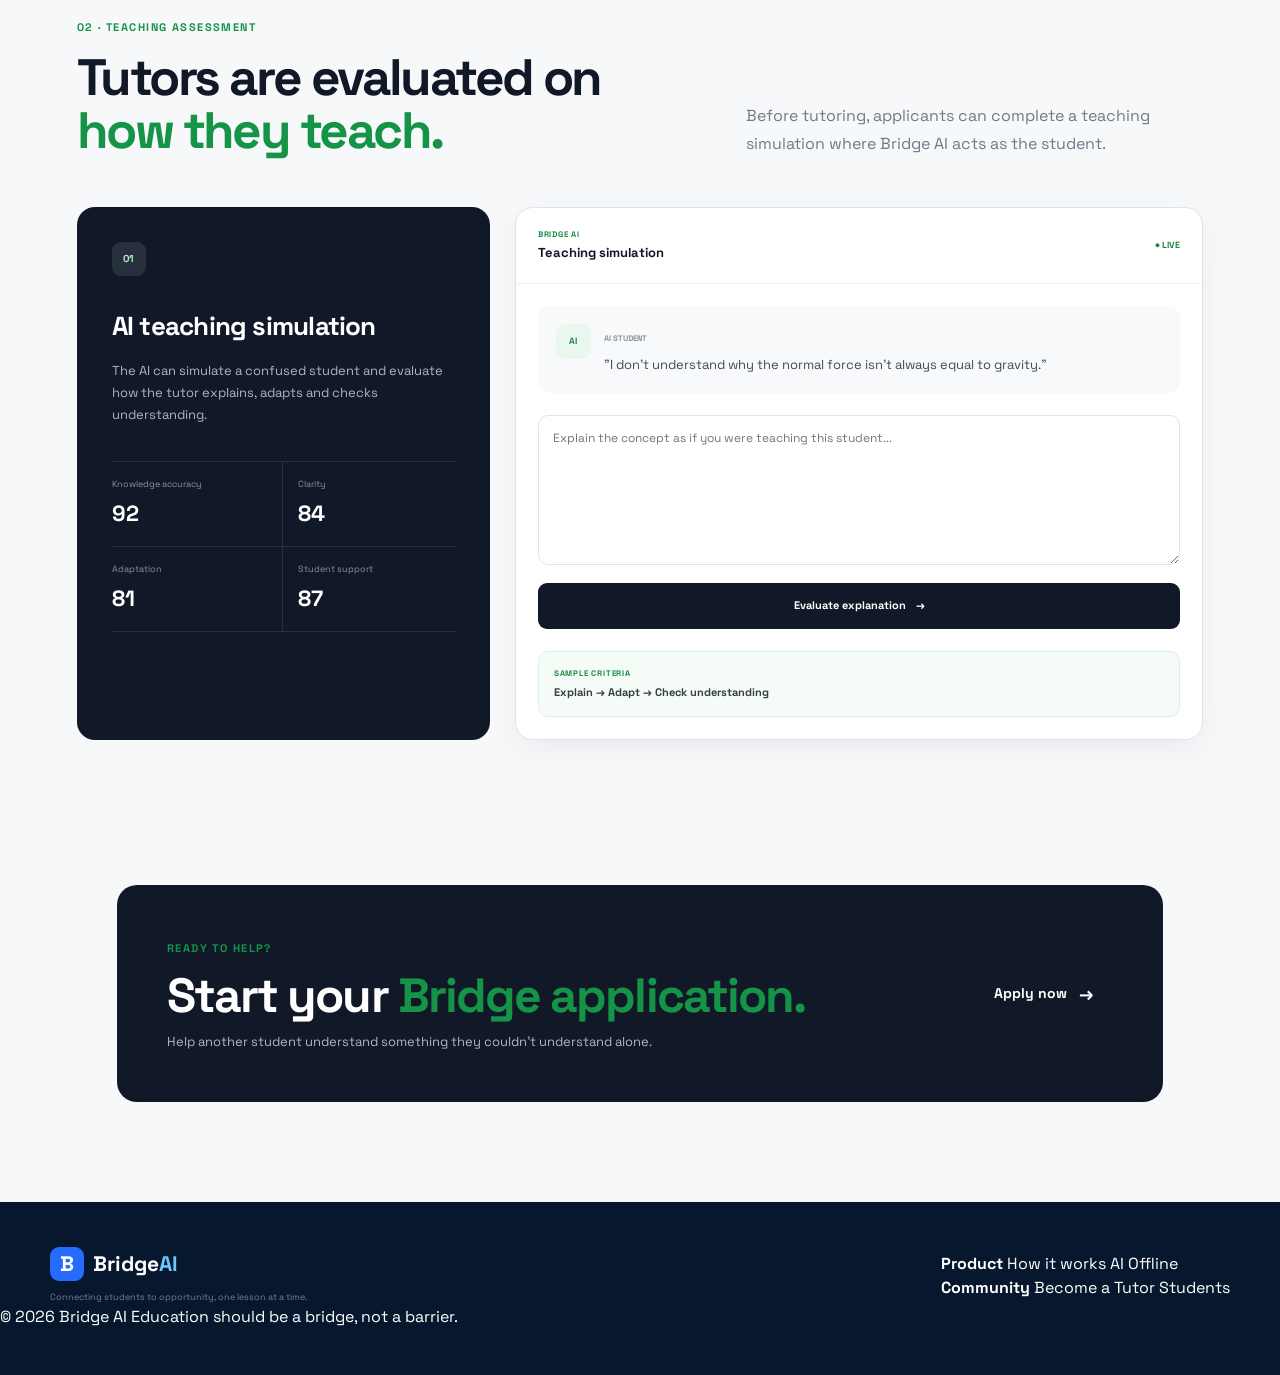
<file: tutor.html>
<!DOCTYPE html>
<html lang="en">
<head>
    <meta charset="UTF-8">
    <meta name="viewport" content="width=device-width, initial-scale=1.0">

    <title>Become a Bridge Tutor</title>

    <link rel="preconnect" href="https://fonts.googleapis.com">
    <link rel="preconnect" href="https://fonts.gstatic.com" crossorigin>

    <link
        href="https://fonts.googleapis.com/css2?family=Space+Grotesk:wght@400;500;600;700&display=swap"
        rel="stylesheet"
    >

    <link rel="stylesheet" href="style.css">
</head>

<body class="tutor-page">

<!-- =========================
     NAVIGATION
========================= -->

<nav class="navbar">
    <div class="nav-container">

        <a href="index.html" class="logo">
            <div class="logo-mark">B</div>
            <span>
                Bridge<span class="logo-ai">AI</span>
            </span>
        </a>

        <div class="nav-links">
            <a href="index.html#how">How it works</a>
            <a href="index.html#ai">AI</a>
            <a href="index.html#impact">Impact</a>
            <a href="index.html#offline">Offline</a>
        </div>

        <a href="index.html" class="nav-button">
            Back to Bridge
        </a>

    </div>
</nav>


<!-- =========================
     HERO
========================= -->

<section class="tutor-clean-hero">

    <div class="tutor-hero-copy">

        <div class="tutor-eyebrow">
            <span></span>
            BECOME A BRIDGE TUTOR
        </div>

        <h1>
            Teach what you know.
            <em>Help someone move forward.</em>
        </h1>

        <p>
            Bridge connects students who need academic support
            with students who have the knowledge and willingness
            to help.
        </p>

        <div class="tutor-hero-actions">
            <a href="#application" class="tutor-primary-button">
                Start application
                <span>→</span>
            </a>

            <a href="#simulation" class="tutor-secondary-button">
                See how tutors are evaluated
            </a>
        </div>

    </div>


    <!-- APP MOCKUP -->

    <div class="tutor-app-mockup">

        <div class="mockup-topbar">

            <div class="mockup-brand">
                <div>B</div>
                <span>Bridge</span>
            </div>

            <div class="mockup-search">
                Search students
            </div>

            <div class="mockup-avatar">
                AM
            </div>

        </div>


        <div class="mockup-body">

            <aside class="mockup-sidebar">

                <div class="mockup-side active">
                    <span>⌂</span>
                    Dashboard
                </div>

                <div class="mockup-side">
                    <span>◎</span>
                    Students
                </div>

                <div class="mockup-side">
                    <span>◷</span>
                    Sessions
                </div>

                <div class="mockup-side">
                    <span>◫</span>
                    Profile
                </div>

            </aside>


            <main class="mockup-main">

                <div class="mockup-heading">

                    <div>
                        <small>YOUR MATCHES</small>
                        <h3>Students you can help</h3>
                    </div>

                    <div class="mockup-online">
                        <span></span>
                        Available
                    </div>

                </div>


                <!-- MATCH CARD -->

                <div class="student-match-card best">

                    <div class="student-match-top">

                        <div class="student-icon">
                            JS
                        </div>

                        <div>
                            <strong>Grade 10 Physics</strong>
                            <span>Kinematics · Forces</span>
                        </div>

                        <div class="match-score">
                            <strong>94%</strong>
                            <small>match</small>
                        </div>

                    </div>

                    <div class="student-problem">
                        "I understand the formulas, but I don't know
                        when to use each one."
                    </div>

                    <div class="student-match-bottom">

                        <div>
                            <small>REQUEST</small>
                            <strong>30 minutes</strong>
                        </div>

                        <div>
                            <small>AVAILABILITY</small>
                            <strong>Today · 6:00 PM</strong>
                        </div>

                        <button>
                            View request
                        </button>

                    </div>

                </div>


                <!-- SECOND CARD -->

                <div class="student-match-card">

                    <div class="student-match-top">

                        <div class="student-icon purple">
                            MK
                        </div>

                        <div>
                            <strong>Grade 9 Mathematics</strong>
                            <span>Factoring · Quadratics</span>
                        </div>

                        <div class="match-score">
                            <strong>87%</strong>
                            <small>match</small>
                        </div>

                    </div>

                    <div class="student-match-bottom">

                        <div>
                            <small>REQUEST</small>
                            <strong>45 minutes</strong>
                        </div>

                        <div>
                            <small>AVAILABILITY</small>
                            <strong>Tomorrow</strong>
                        </div>

                        <button>
                            View request
                        </button>

                    </div>

                </div>


                <div class="mockup-bottom-stats">

                    <div>
                        <small>THIS WEEK</small>
                        <strong>3 sessions</strong>
                    </div>

                    <div>
                        <small>CAPACITY</small>
                        <strong>90 min</strong>
                    </div>

                    <div>
                        <small>MATCH QUALITY</small>
                        <strong>94%</strong>
                    </div>

                </div>

            </main>

        </div>

    </div>

</section>


<!-- =========================
     WHAT BRIDGE LOOKS FOR
========================= -->

<section id="requirements" class="tutor-section">

    <div class="tutor-section-heading">

        <div>
            <span class="tutor-label">TUTOR QUALITY</span>

            <h2>
                Knowing the answer
                <em>isn't enough.</em>
            </h2>
        </div>

        <p>
            Bridge looks for tutors who can understand a student's
            confusion and explain concepts in a way that works for them.
        </p>

    </div>


    <div class="quality-grid">

        <div class="quality-card">
            <div class="quality-number">01</div>
            <div class="quality-icon">A+</div>

            <h3>Academic ability</h3>

            <p>
                School average and the subjects you want to teach
                contribute to your tutor profile.
            </p>
        </div>


        <div class="quality-card">
            <div class="quality-number">02</div>
            <div class="quality-icon">↗</div>

            <h3>Teaching ability</h3>

            <p>
                Bridge AI evaluates how clearly you explain,
                adapt your teaching and respond to confusion.
            </p>
        </div>


        <div class="quality-card">
            <div class="quality-number">03</div>
            <div class="quality-icon">◎</div>

            <h3>Experience</h3>

            <p>
                Relevant extracurriculars and experience can
                contribute to your tutor profile.
            </p>
        </div>


        <div class="quality-card">
            <div class="quality-number">04</div>
            <div class="quality-icon">↻</div>

            <h3>Improvement</h3>

            <p>
                Tutors receive feedback about their strengths
                and areas where their teaching can improve.
            </p>
        </div>

    </div>

</section>


<!-- =========================
     APPLICATION
========================= -->

<section id="application" class="tutor-application-section">

    <div class="tutor-section-heading">

        <div>
            <span class="tutor-label">01 · APPLICATION</span>

            <h2>
                Build your
                <em>tutor profile.</em>
            </h2>
        </div>

        <p>
            Tell Bridge about your academics, subjects and availability.
            Your information becomes part of the profile used for matching.
        </p>

    </div>


    <div class="application-clean-layout">

        <!-- FORM -->

        <form id="tutorForm" class="clean-application-form">


            <!-- BASIC INFORMATION -->

            <div class="clean-form-block">

                <div class="clean-form-heading">
                    <span>01</span>

                    <div>
                        <strong>Basic information</strong>
                        <small>Tell us who you are.</small>
                    </div>
                </div>


                <div class="clean-form-grid">

                    <div class="clean-field">
                        <label for="firstName">First name</label>

                        <input
                            id="firstName"
                            type="text"
                            placeholder="Alex"
                            required
                        >
                    </div>


                    <div class="clean-field">
                        <label for="lastName">Last name</label>

                        <input
                            id="lastName"
                            type="text"
                            placeholder="Morgan"
                            required
                        >
                    </div>


                    <div class="clean-field full">
                        <label for="school">School</label>

                        <input
                            id="school"
                            type="text"
                            placeholder="Your school"
                            required
                        >
                    </div>

                </div>

            </div>


            <!-- ACADEMICS -->

            <div class="clean-form-block">

                <div class="clean-form-heading">
                    <span>02</span>

                    <div>
                        <strong>Academic profile</strong>
                        <small>What can you teach?</small>
                    </div>
                </div>


                <div class="clean-form-grid">

                    <div class="clean-field">

                        <label for="grade">Grade</label>

                        <select id="grade">

                            <option>Grade 9</option>

                            <option selected>
                                Grade 10
                            </option>

                            <option>Grade 11</option>

                            <option>Grade 12</option>

                            <option>University</option>

                        </select>

                    </div>


                    <div class="clean-field">

                        <label for="average">Average</label>

                        <input
                            id="average"
                            type="number"
                            min="0"
                            max="100"
                            placeholder="95"
                            required
                        >

                    </div>


                    <div class="clean-field full">

                        <label>
                            Subjects you can teach
                        </label>

                        <div class="subject-grid">

                            <label class="subject-option">
                                <input
                                    type="checkbox"
                                    value="Mathematics"
                                >
                                <span>Mathematics</span>
                            </label>


                            <label class="subject-option">
                                <input
                                    type="checkbox"
                                    value="Physics"
                                >
                                <span>Physics</span>
                            </label>


                            <label class="subject-option">
                                <input
                                    type="checkbox"
                                    value="Chemistry"
                                >
                                <span>Chemistry</span>
                            </label>


                            <label class="subject-option">
                                <input
                                    type="checkbox"
                                    value="Biology"
                                >
                                <span>Biology</span>
                            </label>


                            <label class="subject-option">
                                <input
                                    type="checkbox"
                                    value="English"
                                >
                                <span>English</span>
                            </label>


                            <label class="subject-option">
                                <input
                                    type="checkbox"
                                    value="Computer Science"
                                >
                                <span>Computer Science</span>
                            </label>

                        </div>

                    </div>

                </div>

            </div>


            <!-- AVAILABILITY -->

            <div class="clean-form-block">

                <div class="clean-form-heading">

                    <span>03</span>

                    <div>
                        <strong>Availability</strong>
                        <small>Choose when you can help.</small>
                    </div>

                </div>


                <div class="availability-clean-grid">

                    <label>
                        <input type="checkbox">
                        <span>Monday</span>
                    </label>

                    <label>
                        <input type="checkbox">
                        <span>Tuesday</span>
                    </label>

                    <label>
                        <input type="checkbox">
                        <span>Wednesday</span>
                    </label>

                    <label>
                        <input type="checkbox">
                        <span>Thursday</span>
                    </label>

                    <label>
                        <input type="checkbox">
                        <span>Friday</span>
                    </label>

                    <label>
                        <input type="checkbox">
                        <span>Weekend</span>
                    </label>

                </div>


                <div class="weekly-limit-clean">

                    <div>
                        <strong>Weekly teaching limit</strong>
                        <span>
                            Bridge will respect this limit when matching sessions.
                        </span>
                    </div>

                    <select id="weeklyLimit">

                        <option>1 hour</option>

                        <option selected>
                            2 hours
                        </option>

                        <option>3 hours</option>

                        <option>5 hours</option>

                    </select>

                </div>

            </div>


            <!-- MOTIVATION -->

            <div class="clean-form-block">

                <div class="clean-form-heading">

                    <span>04</span>

                    <div>
                        <strong>Why Bridge?</strong>
                        <small>Tell us why you want to tutor.</small>
                    </div>

                </div>


                <textarea
                    id="motivation"
                    rows="6"
                    placeholder="Why do you want to become a Bridge tutor?"
                    required
                ></textarea>

            </div>


            <button
                type="submit"
                class="clean-submit"
            >
                Submit tutor application
                <span>→</span>
            </button>

        </form>


        <!-- PROFILE PREVIEW -->

        <aside class="clean-profile-card">

            <div class="profile-card-top">

                <span>LIVE PROFILE</span>

                <div class="profile-status">
                    <span></span>
                    Preview
                </div>

            </div>


            <div class="profile-main">

                <div class="profile-avatar-large">
                    AM
                </div>

                <h3 id="previewName">
                    Alex Morgan
                </h3>

                <p id="previewSchool">
                    Your school
                </p>

            </div>


            <div class="profile-tags">

                <span>Physics</span>

                <span>Mathematics</span>

            </div>


            <div class="profile-metrics">

                <div>

                    <strong id="previewAverage">
                        95%
                    </strong>

                    <span>
                        Academic average
                    </span>

                </div>


                <div>

                    <strong>
                        2h
                    </strong>

                    <span>
                        Weekly capacity
                    </span>

                </div>

            </div>


            <div class="profile-checklist">

                <div class="profile-check-title">
                    <span class="check-circle">✓</span>

                    <strong>
                        Application checklist
                    </strong>
                </div>

                <div>
                    <span class="tiny-check">✓</span>
                    Profile information
                </div>

                <div>
                    <span class="tiny-check">✓</span>
                    Academic information
                </div>

                <div>
                    <span class="tiny-check">✓</span>
                    Availability
                </div>

            </div>


            <div class="profile-card-footer">
                Tutor information shown here is illustrative demo data.
            </div>

        </aside>

    </div>

</section>


<!-- =========================
     AI TEACHING ASSESSMENT
========================= -->

<section id="simulation" class="tutor-simulation-section">

    <div class="tutor-section-heading">

        <div>

            <span class="tutor-label">
                02 · TEACHING ASSESSMENT
            </span>

            <h2>
                Tutors are evaluated on
                <em>how they teach.</em>
            </h2>

        </div>

        <p>
            Before tutoring, applicants can complete a teaching
            simulation where Bridge AI acts as the student.
        </p>

    </div>


    <div class="simulation-clean-layout">

        <!-- LEFT -->

        <div class="simulation-explanation">

            <div class="simulation-number">
                01
            </div>

            <h3>
                AI teaching simulation
            </h3>

            <p>
                The AI can simulate a confused student and evaluate
                how the tutor explains, adapts and checks understanding.
            </p>


            <div class="simulation-metrics">

                <div>
                    <span>Knowledge accuracy</span>
                    <strong>92</strong>
                </div>

                <div>
                    <span>Clarity</span>
                    <strong>84</strong>
                </div>

                <div>
                    <span>Adaptation</span>
                    <strong>81</strong>
                </div>

                <div>
                    <span>Student support</span>
                    <strong>87</strong>
                </div>

            </div>

        </div>


        <!-- RIGHT -->

        <div class="simulation-interface">

            <div class="simulation-interface-header">

                <div>
                    <span>BRIDGE AI</span>
                    <strong>Teaching simulation</strong>
                </div>

                <span class="simulation-live">
                    ● LIVE
                </span>

            </div>


            <div class="simulation-student">

                <div class="ai-student-avatar">
                    AI
                </div>

                <div>

                    <small>AI STUDENT</small>

                    <p>
                        "I don't understand why the normal force
                        isn't always equal to gravity."
                    </p>

                </div>

            </div>


            <div class="simulation-input">

                <textarea
                    id="teachingAnswer"
                    placeholder="Explain the concept as if you were teaching this student..."
                ></textarea>

                <button id="evaluateTeaching">
                    Evaluate explanation
                    <span>→</span>
                </button>

            </div>


            <div
                id="evaluationResult"
                class="evaluation-result"
            >

                <span>
                    SAMPLE CRITERIA
                </span>

                <strong>
                    Explain → Adapt → Check understanding
                </strong>

            </div>

        </div>

    </div>

</section>


<!-- =========================
     FINAL CTA
========================= -->

<section class="tutor-final-section">

    <div class="tutor-final-box">

        <div>

            <span class="tutor-label">
                READY TO HELP?
            </span>

            <h2>
                Start your
                <em>Bridge application.</em>
            </h2>

            <p>
                Help another student understand something
                they couldn't understand alone.
            </p>

        </div>

        <a href="#application" class="tutor-primary-button">
            Apply now
            <span>→</span>
        </a>

    </div>

</section>


<!-- =========================
     FOOTER
========================= -->

<footer>

    <div class="footer-container">

        <div class="footer-brand">

            <a href="index.html" class="logo">

                <div class="logo-mark">
                    B
                </div>

                <span>
                    Bridge<span class="logo-ai">AI</span>
                </span>

            </a>

            <p>
                Connecting students to opportunity,
                one lesson at a time.
            </p>

        </div>


        <div class="footer-links">

            <div>

                <strong>Product</strong>

                <a href="index.html#how">
                    How it works
                </a>

                <a href="index.html#ai">
                    AI
                </a>

                <a href="index.html#offline">
                    Offline
                </a>

            </div>


            <div>

                <strong>Community</strong>

                <a href="#application">
                    Become a Tutor
                </a>

                <a href="index.html">
                    Students
                </a>

            </div>

        </div>

    </div>


    <div class="footer-bottom">

        <span>
            © 2026 Bridge AI
        </span>

        <span>
            Education should be a bridge, not a barrier.
        </span>

    </div>

</footer>


<script src="tutor.js"></script>

</body>
</html>
</file>
<file: style.css>
:root {
  --navy: #07182e;
  --navy2: #0d2747;
  --blue: #246bfe;
  --cyan: #6ec8ff;
  --green: #35c98b;
  --text: #10233d;
  --gray: #68758a;
  --light: #f6f8fc;
  --border: #dfe6ef;
  --white: #fff;
  --shadow: 0 24px 70px rgba(8,28,55,.12);
  --radius: 22px;
}

* {
  box-sizing: border-box;
  margin: 0;
  padding: 0;
}

html {
  scroll-behavior: smooth;
}

body {
  font-family: "Space Grotesk", sans-serif;
  color: var(--text);
  background: white;
  line-height: 1.55;
}

a {
  text-decoration: none;
  color: inherit;
}

button,
input {
  font: inherit;
}

button {
  cursor: pointer;
}

p {
  color: var(--gray);
}

.section-container {
  width: min(1180px, calc(100% - 48px));
  margin: auto;
}

.section {
  padding: 110px 0;
}

.section-label {
  font-size: 10px;
  font-weight: 700;
  letter-spacing: 2px;
  color: var(--blue);
  margin-bottom: 18px;
}

.section-header {
  max-width: 720px;
  margin-bottom: 55px;
}

.section-header.center {
  text-align: center;
  margin-left: auto;
  margin-right: auto;
}

.section-header h2,
.two-column h2 {
  font-size: clamp(38px, 5vw, 64px);
  line-height: 1.02;
  letter-spacing: -3px;
}

.section-header h2 span,
.two-column h2 span,
.quality-grid h2 span {
  color: var(--blue);
}

.section-header p {
  margin-top: 18px;
  font-size: 16px;
}


/* NAV */

.navbar {
  height: 80px;
  position: absolute;
  top: 0;
  width: 100%;
  z-index: 20;
}

.nav-container {
  height: 100%;
  width: min(1180px, calc(100% - 48px));
  margin: auto;

  display: flex;
  align-items: center;
  justify-content: space-between;
}

.logo {
  display: flex;
  align-items: center;
  gap: 9px;
  color: white;
  font-size: 21px;
  font-weight: 700;
}

.logo-mark {
  width: 34px;
  height: 34px;
  border-radius: 9px;
  background: var(--blue);
  display: grid;
  place-items: center;
}

.logo-ai {
  color: var(--cyan);
}

.nav-links {
  display: flex;
  gap: 28px;
  color: rgba(255,255,255,.65);
  font-size: 13px;
}

.nav-links a:hover {
  color: white;
}

.nav-button {
  color: white;
  border: 1px solid rgba(255,255,255,.25);
  padding: 9px 15px;
  border-radius: 9px;
  font-size: 13px;
}

.nav-button:hover {
  background: white;
  color: var(--navy);
}


/* BUTTONS */

.button {
  display: inline-flex;
  align-items: center;
  justify-content: center;

  padding: 13px 19px;
  border-radius: 9px;

  font-size: 13px;
  font-weight: 600;

  transition: .2s;
}

.button-primary {
  background: var(--blue);
  color: white;
}

.button-primary:hover {
  transform: translateY(-2px);
  box-shadow: 0 10px 30px rgba(36,107,254,.35);
}

.button-secondary {
  border: 1px solid rgba(255,255,255,.2);
  color: white;
}


/* HERO */

.hero {
  min-height: 850px;
  padding: 145px 0 90px;

  background: var(--navy);
  color: white;

  position: relative;
  overflow: hidden;
}

.hero-glow {
  position: absolute;
  inset: 0;

  background:
    radial-gradient(
      circle at 80% 40%,
      rgba(36,107,254,.38),
      transparent 28%
    ),
    radial-gradient(
      circle at 100% 100%,
      rgba(110,200,255,.12),
      transparent 30%
    );
}

.hero-inner {
  position: relative;

  display: grid;
  grid-template-columns: .95fr 1.05fr;

  gap: 65px;
  align-items: center;
}

.eyebrow {
  display: inline-flex;
  align-items: center;
  gap: 8px;

  border: 1px solid rgba(255,255,255,.15);
  border-radius: 50px;

  padding: 6px 11px;

  font-size: 9px;
  letter-spacing: 1.5px;
  color: rgba(255,255,255,.7);
}

.eyebrow-dot {
  width: 7px;
  height: 7px;
  border-radius: 50%;
  background: var(--green);
}

.hero h1 {
  font-size: clamp(55px, 7vw, 86px);
  line-height: .95;
  letter-spacing: -5px;
  margin: 28px 0;
}

.hero h1 span {
  display: block;
  color: var(--cyan);
}

.hero-copy > p {
  max-width: 590px;
  color: rgba(255,255,255,.62);
  font-size: 17px;
}

.hero-buttons {
  display: flex;
  gap: 12px;
  margin-top: 30px;
}

.hero-points {
  display: flex;
  gap: 35px;
  margin-top: 55px;
}

.hero-points div {
  display: flex;
  flex-direction: column;
}

.hero-points strong {
  color: var(--cyan);
  font-size: 14px;
}

.hero-points span {
  font-size: 10px;
  color: rgba(255,255,255,.45);
}


/* HERO APP */

.app-window {
  background: white;
  color: var(--text);

  border-radius: 18px;
  overflow: hidden;

  box-shadow: 0 30px 90px rgba(0,0,0,.35);

  transform: rotate(1deg);
}

.window-header {
  height: 38px;
  background: #edf1f6;

  display: flex;
  justify-content: space-between;
  align-items: center;

  padding: 0 13px;

  color: #7b8798;
  font-size: 9px;
}

.window-dots {
  display: flex;
  gap: 5px;
}

.window-dots i {
  width: 7px;
  height: 7px;
  border-radius: 50%;
  background: #b8c1cd;
}

.window-status {
  color: var(--green);
}

.mock-app {
  display: flex;
  min-height: 450px;
}

.mock-sidebar {
  width: 125px;
  background: #f8faff;
  border-right: 1px solid #e6ebf2;
  padding: 15px 9px;
}

.side-logo {
  width: 29px;
  height: 29px;

  background: var(--blue);
  color: white;

  border-radius: 8px;

  display: grid;
  place-items: center;

  font-weight: bold;
  margin-bottom: 25px;
}

.side-item {
  font-size: 9px;
  color: #7b8798;

  padding: 9px;
  border-radius: 7px;
  margin-bottom: 4px;
}

.side-item.active {
  background: #e9f1ff;
  color: var(--blue);
  font-weight: 700;
}

.mock-main {
  flex: 1;
  padding: 28px;
}

.mock-top {
  display: flex;
  justify-content: space-between;
  align-items: center;
}

.mock-top small {
  font-size: 7px;
  letter-spacing: 1px;
  color: #8b97a8;
}

.mock-top h3 {
  font-size: 20px;
}

.avatar,
.mini-avatar {
  width: 34px;
  height: 34px;

  border-radius: 50%;

  display: grid;
  place-items: center;

  background: #d6e4ff;
  color: var(--blue);

  font-size: 9px;
  font-weight: 700;
}

.mock-search {
  margin-top: 22px;

  border: 1px solid #e0e6ee;
  border-radius: 9px;

  padding: 11px;

  display: flex;
  gap: 9px;

  color: #9aa5b5;
  font-size: 9px;
}

.mock-request {
  display: grid;
  grid-template-columns: 40px 1fr;
  gap: 12px;

  border: 1px solid var(--border);
  border-radius: 14px;

  padding: 16px;
  margin-top: 14px;
}

.topic-icon,
.topic-large {
  width: 36px;
  height: 36px;

  border-radius: 9px;

  display: grid;
  place-items: center;

  background: #e9f1ff;
  color: var(--blue);

  font-weight: 700;
}

.mock-request small {
  font-size: 7px;
  color: #8b97a8;
}

.mock-request strong {
  display: block;
  font-size: 13px;
}

.mock-request p {
  font-size: 9px;
  margin-top: 3px;
}

.request-tags,
.tag-row,
.mini-tags {
  display: flex;
  gap: 5px;
  flex-wrap: wrap;
}

.request-tags {
  margin-top: 9px;
}

.request-tags span,
.tag-row span,
.mini-tags small {
  background: #f1f5fa;
  color: #738197;

  border-radius: 5px;

  padding: 4px 6px;

  font-size: 7px;
}

.mock-match {
  display: flex;
  justify-content: space-between;
  align-items: center;

  margin-top: 10px;

  background: #f7f9fc;
  border: 1px solid #e8edf3;

  border-radius: 11px;

  padding: 12px;
}

.match-person {
  display: flex;
  align-items: center;
  gap: 9px;
}

.match-person strong,
.match-person span {
  display: block;
}

.match-person strong {
  font-size: 10px;
}

.match-person span {
  color: #7d8999;
  font-size: 7px;
}

.match-score {
  text-align: right;
}

.match-score strong {
  display: block;
  color: var(--blue);
  font-size: 18px;
}

.match-score span {
  font-size: 7px;
  color: #8996a6;
}


/* PROBLEM */

.problem {
  background: var(--light);
}

.two-column {
  display: grid;
  grid-template-columns: 1fr 1fr;
  gap: 100px;
}

.body-copy {
  padding-top: 8px;
  font-size: 15px;
}

.body-copy p + p {
  margin-top: 18px;
}

.stat-row {
  display: grid;
  grid-template-columns: repeat(3,1fr);
  gap: 14px;
  margin-top: 55px;
}

.stat-card {
  background: white;
  border: 1px solid var(--border);
  border-radius: 18px;
  padding: 25px;

  transition: .2s;
}

.stat-card:hover {
  transform: translateY(-4px);
  box-shadow: var(--shadow);
}

.stat-card strong {
  display: block;
  color: var(--blue);
  font-size: 30px;
}

.stat-card span {
  display: block;
  margin-top: 8px;
  color: var(--gray);
  font-size: 10px;
}


/* WORKFLOW */

.workflow-section {
  background: white;
}

.workflow {
  display: flex;
  align-items: center;
}

.workflow-step {
  flex: 1;

  border: 1px solid var(--border);
  background: white;

  padding: 18px;
  border-radius: 14px;

  text-align: left;

  transition: .2s;
}

.workflow-step span,
.workflow-step strong,
.workflow-step small {
  display: block;
}

.workflow-step span {
  color: var(--blue);
  font-size: 9px;
  font-weight: 700;
}

.workflow-step strong {
  font-size: 13px;
  margin-top: 8px;
}

.workflow-step small {
  color: var(--gray);
  font-size: 8px;
  margin-top: 3px;
}

.workflow-step.active {
  background: var(--navy);
  color: white;
  border-color: var(--navy);
  transform: translateY(-4px);
}

.workflow-step.active small {
  color: #8190a5;
}

.workflow-line {
  width: 35px;
  height: 1px;
  background: #d6dde7;
}

.workflow-display {
  margin-top: 25px;

  display: grid;
  grid-template-columns: .7fr 1.3fr;

  gap: 30px;

  background: #f6f8fc;
  border: 1px solid var(--border);

  border-radius: 24px;

  padding: 35px;
}

.workflow-info > span {
  color: var(--blue);
  font-weight: 700;
  font-size: 12px;
}

.workflow-info h3 {
  font-size: 30px;
  line-height: 1.05;
  margin-top: 13px;
}

.workflow-info p {
  font-size: 12px;
  margin-top: 12px;
}

.workflow-demo {
  background: #e9edf3;
  border-radius: 18px;
  padding: 28px;

  min-height: 290px;

  display: flex;
  align-items: center;
  justify-content: center;
}

.student-request-ui {
  width: min(500px,100%);
  background: white;
  border: 1px solid #dce3eb;
  border-radius: 14px;
  padding: 22px;
  box-shadow: 0 15px 35px rgba(0,0,0,.08);
}

.ui-title {
  display: flex;
  justify-content: space-between;

  border-bottom: 1px solid #edf0f4;
  padding-bottom: 13px;
  margin-bottom: 18px;
}

.ui-title strong {
  font-size: 12px;
}

.ui-title span {
  font-size: 8px;
  color: #8996a7;
}

.student-request-ui label {
  display: block;
  font-size: 8px;
  font-weight: 700;
  margin: 13px 0 6px;
}

.input-box,
.select-box {
  border: 1px solid #dce3eb;
  background: #fafbfc;

  border-radius: 8px;

  padding: 11px;

  color: #68768a;
  font-size: 9px;
}

.select-box {
  display: flex;
  justify-content: space-between;
}

.demo-bottom {
  display: flex;
  justify-content: space-between;
  align-items: end;
  gap: 15px;
}

.duration-options {
  display: flex;
  gap: 5px;
}

.duration-options button {
  border: 1px solid #dce3eb;
  background: white;

  border-radius: 6px;

  padding: 7px 10px;

  font-size: 8px;
}

.duration-options .selected {
  color: var(--blue);
  border-color: #9bbcff;
  background: #eaf1ff;
}

.demo-button {
  border: 0;
  background: var(--blue);
  color: white;

  border-radius: 7px;

  padding: 11px 14px;

  font-size: 8px;
}


/* PRODUCT */

.product {
  background: #fff;
}

.product-tabs {
  display: flex;
  justify-content: center;
  gap: 7px;
  margin-bottom: 25px;
}

.product-tab {
  border: 1px solid var(--border);
  background: white;
  color: #718096;

  border-radius: 8px;
  padding: 10px 17px;

  font-size: 11px;
}

.product-tab.active {
  background: var(--navy);
  color: white;
  border-color: var(--navy);
}

.product-panel {
  display: none;

  grid-template-columns: .7fr 1.3fr;

  gap: 45px;
  align-items: center;

  background: #f7f9fc;
  border: 1px solid var(--border);

  border-radius: 24px;

  padding: 40px;
}

.product-panel.active {
  display: grid;
}

.panel-number {
  color: var(--blue);
  font-size: 10px;
  font-weight: 700;
}

.product-description h3 {
  font-size: 36px;
  line-height: 1.04;
  letter-spacing: -1.5px;
  margin-top: 12px;
}

.product-description h3 span {
  color: var(--blue);
}

.product-description p {
  font-size: 13px;
  margin-top: 15px;
}

.feature-list {
  display: grid;
  gap: 7px;
  margin-top: 20px;
}

.feature-list div {
  font-size: 10px;
  color: #4d5c71;
}


/* REAL APP UI */

.real-app {
  background: white;
  border: 1px solid #dce4ee;

  border-radius: 18px;

  box-shadow: var(--shadow);

  padding: 23px;

  min-height: 440px;
}

.app-topbar {
  display: flex;
  justify-content: space-between;
  align-items: center;

  border-bottom: 1px solid #edf0f4;

  padding-bottom: 15px;
}

.app-topbar small {
  display: block;

  color: #8a97a8;

  font-size: 7px;
  letter-spacing: 1px;
}

.app-topbar strong {
  display: block;
  font-size: 15px;
}

.app-avatar {
  width: 34px;
  height: 34px;

  border-radius: 50%;

  display: grid;
  place-items: center;

  background: #d9e7ff;
  color: var(--blue);

  font-size: 9px;
  font-weight: 700;
}

.app-search {
  margin-top: 15px;

  background: #f7f9fc;
  border: 1px solid #e5eaf0;

  border-radius: 8px;

  padding: 10px;

  display: flex;
  gap: 8px;

  font-size: 9px;
  color: #8b98a9;
}

.dashboard-grid {
  display: grid;
  grid-template-columns: 1.15fr .85fr;
  gap: 10px;
  margin-top: 10px;
}

.dashboard-card {
  border: 1px solid #e4e9ef;
  border-radius: 11px;
  padding: 13px;
}

.card-heading {
  display: flex;
  justify-content: space-between;
  align-items: center;
}

.card-heading span {
  font-size: 9px;
  font-weight: 700;
}

.card-heading button {
  border: 0;
  background: none;
  color: var(--blue);
  font-size: 7px;
}

.topic-main {
  display: flex;
  gap: 10px;
  align-items: center;
  margin-top: 18px;
}

.topic-main strong,
.topic-main span {
  display: block;
}

.topic-main strong {
  font-size: 12px;
}

.topic-main span {
  color: #8290a1;
  font-size: 8px;
}

.problem-text {
  margin-top: 15px;

  background: #f7f9fc;
  border-radius: 8px;

  padding: 10px;

  font-size: 8px;
  color: #647287;
}

.tag-row {
  margin-top: 10px;
}

.calendar {
  margin-top: 17px;
}

.calendar-head {
  display: flex;
  justify-content: space-between;

  font-size: 8px;
}

.calendar-head span {
  color: #9aa6b5;
}

.weekdays,
.days {
  display: grid;
  grid-template-columns: repeat(7,1fr);
  gap: 4px;

  margin-top: 9px;

  text-align: center;
}

.weekdays span {
  color: #9aa5b4;
  font-size: 6px;
}

.days button,
.days i {
  width: 22px;
  height: 22px;

  border: 0;
  background: none;

  display: grid;
  place-items: center;

  font-size: 7px;
  border-radius: 50%;
}

.days button.selected {
  background: var(--blue);
  color: white;
}

.best-match-card {
  margin-top: 10px;

  border: 1px solid #dce6f3;
  background: #f5f8fd;

  border-radius: 11px;

  padding: 12px;

  display: flex;
  align-items: center;
  gap: 12px;
}

.match-left {
  display: flex;
  align-items: center;
  gap: 9px;
  flex: 1;
}

.large-avatar {
  width: 38px;
  height: 38px;

  border-radius: 50%;

  background: #d9e7ff;
  color: var(--blue);

  display: grid;
  place-items: center;

  font-size: 9px;
  font-weight: 700;
}

.match-left small,
.match-left strong,
.match-left span {
  display: block;
}

.match-left small {
  font-size: 6px;
  color: var(--blue);
}

.match-left strong {
  font-size: 10px;
}

.match-left span {
  color: #7c899b;
  font-size: 7px;
}

.match-percentage {
  text-align: center;
}

.match-percentage strong {
  display: block;
  color: var(--blue);
  font-size: 17px;
}

.match-percentage span {
  color: #8a97a7;
  font-size: 6px;
}

.app-action {
  border: 0;
  background: var(--blue);
  color: white;

  border-radius: 6px;
  padding: 8px 10px;

  font-size: 7px;
}


/* TUTOR DASHBOARD */

.tutor-summary {
  display: grid;
  grid-template-columns: repeat(3,1fr);
  gap: 8px;
  margin-top: 13px;
}

.tutor-summary > div {
  background: #f7f9fc;
  border: 1px solid #e8edf3;

  border-radius: 9px;
  padding: 10px;
}

.tutor-summary span,
.tutor-summary strong,
.tutor-summary small {
  display: block;
}

.tutor-summary span {
  font-size: 6px;
  color: #8a97a7;
}

.tutor-summary strong {
  font-size: 14px;
  margin-top: 3px;
}

.tutor-summary small {
  color: #8794a5;
  font-size: 6px;
}

.suggestions-header {
  display: flex;
  justify-content: space-between;
  margin-top: 18px;
  align-items: center;
}

.suggestions-header strong {
  font-size: 10px;
}

.suggestions-header span {
  font-size: 7px;
  color: #8c99a9;
}

.suggestion-list {
  display: grid;
  gap: 7px;
  margin-top: 9px;
}

.suggestion {
  display: grid;
  grid-template-columns: 34px 1fr 45px auto;
  gap: 8px;
  align-items: center;

  border: 1px solid #e3e8ee;
  border-radius: 9px;

  padding: 10px;
}

.suggestion-avatar {
  width: 32px;
  height: 32px;

  border-radius: 50%;

  display: grid;
  place-items: center;

  font-size: 7px;
  font-weight: 700;
}

.blue-avatar {
  background: #dce8ff;
  color: var(--blue);
}

.green-avatar {
  background: #d9f4e9;
  color: #18855b;
}

.orange-avatar {
  background: #f8e3d1;
  color: #a5662d;
}

.suggestion-info strong,
.suggestion-info span {
  display: block;
}

.suggestion-info strong {
  font-size: 9px;
}

.suggestion-info span {
  color: #778599;
  font-size: 7px;
}

.mini-tags {
  margin-top: 4px;
}

.suggestion-score {
  text-align: right;
}

.suggestion-score strong {
  display: block;
  color: var(--blue);
  font-size: 12px;
}

.suggestion-score span {
  font-size: 6px;
  color: #8c98a8;
}

.suggestion button {
  border: 0;
  background: #eaf1ff;
  color: var(--blue);

  border-radius: 6px;
  padding: 7px 9px;

  font-size: 7px;
}


/* RESOURCES */

.resource-download {
  border: 0;
  background: #eaf1ff;
  color: var(--blue);

  width: 28px;
  height: 28px;

  border-radius: 7px;
}

.resource-progress {
  margin-top: 20px;
}

.resource-progress > div:first-child {
  display: flex;
  justify-content: space-between;
}

.resource-progress span {
  font-size: 8px;
}

.resource-progress strong {
  font-size: 8px;
  color: var(--blue);
}

.progress-track {
  height: 6px;
  margin-top: 6px;

  background: #e8edf3;
  border-radius: 20px;
  overflow: hidden;
}

.progress-track i {
  display: block;
  height: 100%;
  background: var(--blue);
}

.resource-items {
  margin-top: 18px;
  display: grid;
  gap: 7px;
}

.resource-item {
  display: grid;
  grid-template-columns: 35px 1fr 25px;
  align-items: center;
  gap: 10px;

  border: 1px solid #e5eaf0;
  border-radius: 9px;

  padding: 10px;
}

.resource-icon {
  width: 32px;
  height: 32px;

  display: grid;
  place-items: center;

  border-radius: 7px;

  background: #eaf1ff;
  color: var(--blue);

  font-size: 7px;
  font-weight: 700;
}

.resource-item strong,
.resource-item span {
  display: block;
}

.resource-item strong {
  font-size: 9px;
}

.resource-item span {
  color: #8490a0;
  font-size: 7px;
}

.resource-item button {
  border: 0;
  background: none;
  color: var(--blue);
}


/* MATCHING */

.matching-section {
  background: var(--light);
}

.matching-layout {
  display: grid;
  grid-template-columns: .75fr 1.5fr .75fr;
  gap: 15px;
  align-items: stretch;
}

.score-card {
  background: white;
  border: 1px solid var(--border);
  border-radius: 20px;
  padding: 25px;
}

.score-title span,
.score-title strong {
  display: block;
}

.score-title span {
  font-size: 7px;
  letter-spacing: 1px;
  color: var(--blue);
  font-weight: 700;
}

.score-title strong {
  font-size: 15px;
  margin-top: 4px;
}

.score-circle {
  width: 125px;
  height: 125px;

  margin: 25px auto;

  border-radius: 50%;

  background:
    conic-gradient(
      var(--blue) 0 82%,
      #e9eef5 82% 100%
    );

  display: grid;
  place-items: center;
}

.score-circle::before {
  content: "";
  position: absolute;
}

.score-circle > div {
  width: 95px;
  height: 95px;

  background: white;
  border-radius: 50%;

  display: grid;
  place-items: center;
}

.score-circle strong {
  font-size: 28px;
}

.score-circle span {
  font-size: 8px;
  color: #8996a7;
}

.slider-group {
  margin-top: 18px;
}

.slider-group label {
  display: flex;
  justify-content: space-between;

  font-size: 8px;
}

.slider-group strong {
  color: var(--blue);
}

.slider-group input {
  width: 100%;
  margin-top: 7px;
  accent-color: var(--blue);
}

.score-note {
  background: #f7f9fc;
  border-radius: 9px;

  padding: 11px;
  margin-top: 18px;

  color: #7a8799;
  font-size: 8px;
}

.matching-visual {
  background: var(--navy);

  border-radius: 20px;

  padding: 30px;

  color: white;

  display: grid;
  grid-template-columns: 1fr 70px 1fr;
  align-items: center;

  gap: 10px;

  position: relative;
  overflow: hidden;
}

.matching-visual::before {
  content: "";
  position: absolute;
  width: 250px;
  height: 250px;
  border-radius: 50%;
  background: rgba(36,107,254,.15);
  filter: blur(30px);
  top: -80px;
  left: 30%;
}

.match-node,
.tutor-node,
.algorithm-box {
  position: relative;
  z-index: 1;
}

.match-node {
  background: rgba(255,255,255,.06);
  border: 1px solid rgba(255,255,255,.08);

  border-radius: 14px;
  padding: 15px;

  text-align: center;
}

.node-avatar {
  width: 45px;
  height: 45px;

  border-radius: 50%;

  margin: auto;

  display: grid;
  place-items: center;

  background: #dce8ff;
  color: var(--blue);

  font-weight: 700;
  font-size: 10px;
}

.match-node strong,
.match-node span {
  display: block;
}

.match-node strong {
  margin-top: 8px;
  font-size: 11px;
}

.match-node span {
  font-size: 7px;
  color: #8494aa;
}

.connection-lines {
  display: grid;
  gap: 8px;
}

.connection-lines span {
  display: block;
  height: 1px;
  background: linear-gradient(90deg, transparent, var(--cyan));
}

.connection-lines span:nth-child(2) {
  width: 70%;
}

.connection-lines span:nth-child(3) {
  width: 45%;
}

.connection-lines.reverse span {
  background: linear-gradient(90deg, var(--cyan), transparent);
  justify-self: end;
}

.algorithm-box {
  background: #102c4d;
  border: 1px solid rgba(110,200,255,.2);

  border-radius: 14px;

  padding: 17px;

  text-align: center;
}

.algorithm-icon {
  width: 35px;
  height: 35px;

  margin: auto;

  display: grid;
  place-items: center;

  background: #eaf1ff;
  color: var(--blue);

  border-radius: 9px;
}

.algorithm-box strong {
  display: block;
  margin-top: 8px;
  font-size: 11px;
}

.algorithm-box small {
  display: block;
  color: #8192a8;
  font-size: 6px;
  margin-top: 8px;
}

.algorithm-pills {
  display: flex;
  justify-content: center;
  gap: 3px;
  margin-top: 9px;
}

.algorithm-pills span {
  background: rgba(255,255,255,.08);
  border-radius: 4px;
  padding: 4px 5px;
  font-size: 6px;
}

.tutor-node {
  background: rgba(255,255,255,.06);
  border: 1px solid rgba(255,255,255,.08);

  border-radius: 14px;
  padding: 15px;
}

.tutor-mini {
  display: flex;
  align-items: center;
  gap: 8px;
}

.tutor-mini strong,
.tutor-mini span {
  display: block;
}

.tutor-mini strong {
  font-size: 10px;
}

.tutor-mini span {
  color: #8292a8;
  font-size: 7px;
}

.tutor-blue {
  margin: 0;
}

.tutor-match {
  margin-top: 15px;
  background: rgba(36,107,254,.14);
  border-radius: 7px;
  padding: 8px;
}

.tutor-match strong {
  color: var(--cyan);
  font-size: 17px;
}

.tutor-match span {
  display: block;
  font-size: 6px;
  color: #8799b0;
}

.quality-bars {
  margin-top: 35px;
  display: grid;
  gap: 15px;
}

.quality-bars > div {
  display: grid;
  grid-template-columns: 1fr 70px 20px;
  gap: 8px;
  align-items: center;
}

.quality-bars span {
  font-size: 7px;
  color: #7d899a;
}

.quality-bars > div > div {
  height: 5px;
  background: #e9eef4;
  border-radius: 10px;
  overflow: hidden;
}

.quality-bars i {
  display: block;
  height: 100%;
  background: var(--blue);
}

.quality-bars strong {
  font-size: 7px;
  color: var(--blue);
}


/* SCHEDULE */

.schedule-card {
  margin-top: 15px;

  background: white;
  border: 1px solid var(--border);

  border-radius: 20px;

  padding: 28px;

  display: grid;
  grid-template-columns: .9fr 1.1fr;

  gap: 40px;
  align-items: center;
}

.schedule-copy > span {
  color: var(--blue);
  font-size: 8px;
  letter-spacing: 1px;
  font-weight: 700;
}

.schedule-copy h3 {
  font-size: 25px;
  line-height: 1.1;
  margin-top: 7px;
}

.schedule-copy p {
  font-size: 10px;
  margin-top: 10px;
}

.schedule-ui {
  background: #f7f9fc;
  border: 1px solid #e6ebf1;

  border-radius: 13px;
  padding: 15px;
}

.schedule-top {
  display: flex;
  justify-content: space-between;
  font-size: 9px;
}

.schedule-top span {
  color: var(--blue);
}

.schedule-days {
  display: grid;
  grid-template-columns: repeat(5,1fr);
  gap: 5px;
  margin-top: 12px;
}

.schedule-day {
  min-height: 65px;

  border: 1px solid #e3e8ee;
  background: white;

  border-radius: 7px;

  padding: 7px;
}

.schedule-day span {
  display: block;
  font-size: 6px;
  color: #8d99a8;
}

.schedule-day i {
  display: block;
  font-style: normal;
  font-size: 7px;
  margin-top: 15px;
  color: #a0aaba;
}

.schedule-day.available {
  background: #eaf1ff;
  border-color: #c7d9ff;
}

.schedule-day.available i {
  color: var(--blue);
  font-weight: 700;
}

.schedule-limit {
  display: grid;
  grid-template-columns: repeat(3,1fr);
  gap: 5px;
  margin-top: 8px;
}

.schedule-limit div {
  background: white;
  border-radius: 7px;
  padding: 8px;
}

.schedule-limit span,
.schedule-limit strong {
  display: block;
}

.schedule-limit span {
  font-size: 6px;
  color: #8b98a8;
}

.schedule-limit strong {
  font-size: 10px;
  margin-top: 3px;
}


/* AI */

.ai-section {
  background: #f7f9fc;
}

.ai-timeline {
  display: grid;
  gap: 14px;
}

.ai-stage {
  display: grid;
  grid-template-columns: 60px 1fr;

  background: white;
  border: 1px solid var(--border);

  border-radius: 20px;

  padding: 25px;

  transition: .2s;
}

.ai-stage:hover {
  transform: translateX(5px);
  box-shadow: var(--shadow);
}

.stage-number {
  color: var(--blue);
  font-weight: 700;
  font-size: 11px;
}

.stage-content > span {
  color: var(--blue);
  font-size: 8px;
  letter-spacing: 1px;
  font-weight: 700;
}

.stage-content h3 {
  font-size: 28px;
  margin-top: 3px;
}

.stage-content > p {
  max-width: 700px;
  font-size: 11px;
  margin-top: 5px;
}

.ai-example {
  display: grid;
  grid-template-columns: 1fr 50px 1fr;

  align-items: center;

  margin-top: 18px;

  background: #f7f9fc;
  border-radius: 10px;

  padding: 14px;
}

.ai-example small,
.ai-example strong {
  display: block;
}

.ai-example small {
  color: #8794a4;
  font-size: 6px;
}

.ai-example strong {
  font-size: 9px;
  margin-top: 3px;
}

.ai-arrow {
  text-align: center;
  color: var(--blue);
  font-size: 18px;
}

.ai-live-ui {
  margin-top: 18px;

  border: 1px solid #dfe6ef;
  border-radius: 11px;

  overflow: hidden;
}

.live-toolbar {
  display: flex;
  align-items: center;
  gap: 6px;

  background: #f6f8fb;

  padding: 9px;
}

.live-toolbar span {
  margin-right: auto;
  font-size: 7px;
  color: var(--blue);
  font-weight: 700;
}

.live-toolbar button {
  border: 1px solid #dce3eb;
  background: white;

  border-radius: 5px;

  padding: 5px 7px;

  font-size: 6px;
}

.live-content {
  display: grid;
  grid-template-columns: 1fr 1fr;
}

.physics-visual {
  height: 145px;
  background: #fff;
  position: relative;
  overflow: hidden;
}

.ground {
  position: absolute;
  bottom: 30px;
  left: 10%;
  width: 80%;
  height: 2px;
  background: #bac5d3;
}

.box {
  position: absolute;
  bottom: 32px;
  left: 45%;

  width: 42px;
  height: 42px;

  background: #eaf1ff;
  border: 2px solid var(--blue);

  display: grid;
  place-items: center;

  border-radius: 5px;

  color: var(--blue);
  font-weight: 700;
}

.force-arrow {
  position: absolute;
  top: 48px;
  left: 51%;

  color: var(--blue);
  font-weight: 700;

  transform: translateX(20px);
}

.live-note {
  background: #f7f9fc;
  padding: 25px;
}

.live-note small {
  color: var(--blue);
  font-size: 7px;
}

.live-note strong {
  display: block;
  font-size: 11px;
  margin-top: 8px;
}

.growth-result {
  display: flex;
  align-items: center;
  gap: 20px;

  background: #f7f9fc;
  border-radius: 10px;

  padding: 18px;

  margin-top: 18px;
}

.growth-before small,
.growth-after small {
  display: block;
  color: #8996a7;
  font-size: 7px;
}

.growth-before strong {
  color: #9aa7b7;
  font-size: 28px;
}

.growth-after strong {
  color: var(--blue);
  font-size: 28px;
}

.growth-arrow {
  color: var(--blue);
  font-size: 22px;
}

.growth-label {
  margin-left: auto;
  text-align: right;
}

.growth-label span {
  display: block;
  color: #8996a7;
  font-size: 6px;
}

.growth-label strong {
  color: var(--green);
  font-size: 20px;
}


/* OFFLINE */

.offline-section {
  background: white;
}

.offline-heading {
  align-items: end;
}

.offline-layout {
  margin-top: 65px;

  display: grid;
  grid-template-columns: .8fr 1.2fr;

  gap: 80px;

  align-items: center;
}

.phone-stage {
  display: flex;
  justify-content: center;
}

.phone {
  width: 250px;
  height: 500px;

  background: #101d2e;

  border: 7px solid #182b43;

  border-radius: 36px;

  padding: 6px;

  box-shadow: var(--shadow);

  position: relative;
}

.phone-notch {
  position: absolute;

  top: 9px;
  left: 50%;

  transform: translateX(-50%);

  width: 75px;
  height: 17px;

  border-radius: 20px;

  background: #101d2e;

  z-index: 3;
}

.phone-screen {
  height: 100%;

  background: white;

  border-radius: 27px;

  padding: 45px 18px 18px;
}

.phone-header {
  display: flex;
  justify-content: space-between;
  align-items: center;

  font-size: 9px;
}

.phone-header strong {
  font-size: 10px;
}

.offline-label {
  margin-top: 35px;

  color: var(--blue);
  font-size: 7px;
  letter-spacing: 1px;
  font-weight: 700;
}

.phone-screen h3 {
  font-size: 23px;
  margin-top: 5px;
}

.phone-screen > p {
  font-size: 8px;
  margin-top: 3px;
}

.download-circle {
  width: 72px;
  height: 72px;

  margin: 25px auto 12px;

  border-radius: 50%;

  display: grid;
  place-items: center;

  background: #e8f7f0;
  color: var(--green);

  font-size: 28px;
}

.download-ready {
  display: block;
  text-align: center;
  font-size: 11px;
}

.phone-progress {
  margin-top: 25px;
}

.phone-progress > div {
  display: flex;
  justify-content: space-between;
  font-size: 7px;
}

.phone-progress i {
  display: block;

  height: 5px;

  background: #e7ecf2;

  border-radius: 20px;

  margin-top: 6px;

  overflow: hidden;
}

.phone-progress b {
  display: block;
  height: 100%;
  width: 82%;
  background: var(--blue);
}

.phone-items {
  display: grid;
  gap: 5px;
  margin-top: 18px;
}

.phone-items > div {
  display: grid;
  grid-template-columns: 25px 1fr;
  align-items: center;

  border: 1px solid #e5eaf0;
  border-radius: 7px;

  padding: 7px;
}

.phone-items > div > span {
  width: 20px;
  height: 20px;

  border-radius: 5px;

  background: #eaf1ff;
  color: var(--blue);

  display: grid;
  place-items: center;

  font-size: 7px;
}

.phone-items strong,
.phone-items small {
  display: block;
}

.phone-items strong {
  font-size: 7px;
}

.phone-items small {
  color: #8995a4;
  font-size: 6px;
}

.offline-steps {
  border-top: 1px solid var(--border);
}

.offline-step {
  display: grid;
  grid-template-columns: 40px 1fr;

  gap: 15px;

  padding: 20px 0;

  border-bottom: 1px solid var(--border);

  transition: .2s;
}

.offline-step > span {
  color: var(--blue);
  font-size: 10px;
  font-weight: 700;
}

.offline-step strong {
  font-size: 14px;
}

.offline-step p {
  font-size: 9px;
  margin-top: 3px;
}

.offline-step.active {
  padding-left: 12px;
  border-left: 3px solid var(--blue);
}


/* AFRICA */

.africa-section {
  background: var(--navy);
  color: white;
}

.africa-section .section-label {
  color: var(--cyan);
}

.africa-section .section-header p {
  color: rgba(255,255,255,.58);
}

.africa-layout {
  display: grid;
  grid-template-columns: 1.1fr .9fr;

  gap: 70px;

  align-items: center;
}

.africa-map-card {
  background: #0d2747;

  border: 1px solid rgba(255,255,255,.08);

  border-radius: 24px;

  padding: 25px;
}

.map-top {
  display: flex;
  justify-content: space-between;
  align-items: center;

  color: #8092aa;

  font-size: 7px;
  letter-spacing: 1px;
}

.map-legend {
  display: flex;
  align-items: center;
  gap: 5px;

  letter-spacing: 0;
}

.map-legend i {
  width: 7px;
  height: 7px;
  border-radius: 50%;
  background: var(--cyan);
}

.africa-map {
  width: 100%;
  margin-top: 15px;
}

.africa-shape {
  filter: drop-shadow(0 15px 30px rgba(0,0,0,.2));
}

.map-point {
  fill: white;
  stroke: var(--cyan);
  stroke-width: 4;
}

.africa-map line {
  stroke: rgba(255,255,255,.4);
  stroke-width: 1;
}

.africa-map text {
  fill: white;
  font-family: "Space Grotesk", sans-serif;
  font-size: 12px;
}

.global-stat {
  background: rgba(110,200,255,.07);
  border: 1px solid rgba(110,200,255,.2);

  border-radius: 18px;

  padding: 25px;

  margin-bottom: 25px;
}

.global-stat strong {
  display: block;
  color: var(--cyan);
  font-size: 45px;
}

.global-stat span {
  color: #9bacc0;
  font-size: 10px;
}

.africa-content > p {
  color: rgba(255,255,255,.62);
  font-size: 13px;
}

.global-features {
  margin-top: 25px;
  border-top: 1px solid rgba(255,255,255,.1);
}

.global-features > div {
  display: flex;
  gap: 12px;

  padding: 14px 0;

  border-bottom: 1px solid rgba(255,255,255,.1);
}

.global-icon {
  width: 32px;
  height: 32px;

  border-radius: 8px;

  display: grid;
  place-items: center;

  background: rgba(255,255,255,.07);
  color: var(--cyan);

  font-size: 10px;
}

.global-features strong,
.global-features span {
  display: block;
}

.global-features strong {
  font-size: 10px;
}

.global-features span {
  color: #8192a7;
  font-size: 8px;
}


/* QUALITY */

.quality-section {
  background: #f7f9fc;
}

.quality-grid {
  display: grid;
  grid-template-columns: 1fr 1fr;

  gap: 80px;

  align-items: center;
}

.quality-grid h2 {
  font-size: clamp(38px,4.5vw,58px);
  line-height: 1.02;
  letter-spacing: -2.5px;
}

.quality-grid > div:first-child > p {
  font-size: 13px;
  margin: 18px 0 25px;
  max-width: 500px;
}

.quality-ui {
  background: var(--navy);
  border-radius: 22px;

  padding: 25px;

  color: white;

  box-shadow: var(--shadow);
}

.quality-ui-top {
  display: flex;
  justify-content: space-between;
  align-items: center;

  border-bottom: 1px solid rgba(255,255,255,.08);

  padding-bottom: 16px;
}

.quality-ui-top span {
  color: var(--cyan);
  font-size: 7px;
  letter-spacing: 1px;
}

.quality-ui-top strong {
  font-size: 20px;
}

.quality-person {
  display: flex;
  align-items: center;

  gap: 10px;

  margin-top: 20px;
}

.quality-avatar {
  width: 38px;
  height: 38px;

  border-radius: 50%;

  background: #dce8ff;
  color: var(--blue);

  display: grid;
  place-items: center;

  font-size: 8px;
  font-weight: 700;
}

.quality-person strong,
.quality-person span {
  display: block;
}

.quality-person strong {
  font-size: 10px;
}

.quality-person span {
  color: #7d8da3;
  font-size: 7px;
}

.online-dot {
  width: 6px !important;
  height: 6px;
  border-radius: 50%;
  background: var(--green);
  margin-left: auto;
}

.quality-message {
  background: rgba(255,255,255,.06);

  border-radius: 10px;

  padding: 15px;

  margin-top: 15px;

  color: #dce5ef;

  font-size: 10px;
}

.quality-metrics {
  display: grid;
  gap: 13px;
  margin-top: 20px;
}

.quality-metrics > div {
  display: grid;
  grid-template-columns: 75px 1fr 25px;

  gap: 8px;

  align-items: center;
}

.quality-metrics span {
  color: #9ba9bb;
  font-size: 7px;
}

.quality-metrics > div > div {
  height: 5px;
  background: rgba(255,255,255,.08);
  border-radius: 20px;
  overflow: hidden;
}

.quality-metrics i {
  display: block;
  height: 100%;
  background: var(--cyan);
}

.quality-metrics strong {
  font-size: 7px;
}

.quality-note {
  color: #687a91;
  font-size: 7px;
  line-height: 1.5;

  margin-top: 20px;
}


/* FINAL */

.final-section {
  background: white;
}

.final-card {
  background: var(--navy);

  border-radius: 25px;

  padding: 50px;

  color: white;

  display: flex;
  align-items: center;
  justify-content: space-between;

  gap: 30px;
}

.final-card > div > span {
  color: var(--cyan);
  font-size: 8px;
  letter-spacing: 1px;
}

.final-card h2 {
  max-width: 650px;

  font-size: 43px;
  line-height: 1;

  letter-spacing: -2px;

  margin-top: 8px;
}

.final-card p {
  color: #8292a8;
  font-size: 11px;
  margin-top: 12px;
}


/* FOOTER */

footer {
  background: var(--navy);
  color: white;
  padding: 45px 0;
}

.footer-container {
  width: min(1180px, calc(100% - 48px));
  margin: auto;

  display: flex;
  justify-content: space-between;
  align-items: center;
}

.footer-container p {
  color: #718197;
  font-size: 9px;
  margin-top: 10px;
}

.footer-container > a {
  color: #9aabbe;
  font-size: 11px;
}


/* RESPONSIVE */

@media(max-width:1100px) {

  .hero-inner {
    grid-template-columns: 1fr;
  }

  .hero-copy {
    text-align: center;
  }

  .hero-copy > p {
    margin: auto;
  }

  .hero-buttons,
  .hero-points {
    justify-content: center;
  }

  .hero-visual {
    max-width: 700px;
    width: 100%;
    margin: auto;
  }

  .matching-layout {
    grid-template-columns: 1fr;
  }

  .schedule-card,
  .quality-grid {
    grid-template-columns: 1fr;
  }

  .africa-layout {
    grid-template-columns: 1fr;
  }

  .africa-map-card {
    max-width: 700px;
    margin: auto;
  }
}


@media(max-width:850px) {

  .nav-links {
    display: none;
  }

  .two-column,
  .product-panel,
  .workflow-display,
  .offline-layout {
    grid-template-columns: 1fr;
  }

  .stat-row {
    grid-template-columns: 1fr;
  }

  .workflow {
    display: grid;
    grid-template-columns: 1fr;
    gap: 7px;
  }

  .workflow-line {
    display: none;
  }

  .product-panel {
    padding: 25px;
  }

  .matching-visual {
    min-height: 450px;
  }

  .final-card {
    flex-direction: column;
    align-items: flex-start;
  }
}


@media(max-width:600px) {

  .section {
    padding: 80px 0;
  }

  .section-container,
  .nav-container,
  .footer-container {
    width: calc(100% - 30px);
  }

  .nav-button {
    display: none;
  }

  .hero {
    padding-top: 120px;
  }

  .hero h1 {
    font-size: 51px;
    letter-spacing: -3px;
  }

  .hero-buttons {
    flex-direction: column;
  }

  .button {
    width: 100%;
  }

  .mock-sidebar {
    display: none;
  }

  .mock-main {
    padding: 17px;
  }

  .dashboard-grid,
  .live-content {
    grid-template-columns: 1fr;
  }

  .product-panel {
    padding: 20px;
  }

  .matching-visual {
    grid-template-columns: 1fr;
    gap: 15px;
  }

  .connection-lines {
    display: none;
  }

  .schedule-days {
    grid-template-columns: 1fr 1fr;
  }

  .final-card {
    padding: 30px;
  }

  .final-card h2 {
    font-size: 34px;
  }

  .phone {
    transform: scale(.9);
  }
}

/* =========================================================
   BRIDGE TUTOR PAGE — CLEAN UI
   Add this to the VERY BOTTOM of style.css
========================================================= */

.tutor-page {
    background: #f7f8fa;
    color: #111827;
}


/* ---------------------------------------------------------
   HERO
--------------------------------------------------------- */

.tutor-clean-hero {
    max-width: 1400px;
    margin: 0 auto;
    padding: 110px 6% 100px;

    display: grid;
    grid-template-columns: 0.85fr 1.15fr;
    gap: 70px;

    align-items: center;
}

.tutor-hero-copy {
    max-width: 620px;
}

.tutor-eyebrow,
.tutor-label {
    display: inline-flex;
    align-items: center;
    gap: 9px;

    font-size: 11px;
    font-weight: 700;
    letter-spacing: 0.13em;
    color: #159447;
}

.tutor-eyebrow span {
    width: 8px;
    height: 8px;
    border-radius: 50%;
    background: #20b45a;
}

.tutor-hero-copy h1 {
    margin: 22px 0 22px;

    font-size: clamp(48px, 5vw, 78px);
    line-height: 0.98;
    letter-spacing: -0.055em;
}

.tutor-hero-copy h1 em,
.tutor-section-heading h2 em,
.tutor-final-box h2 em {
    color: #159447;
    font-style: normal;
}

.tutor-hero-copy p {
    max-width: 570px;

    color: #697386;
    font-size: 18px;
    line-height: 1.7;
}

.tutor-hero-actions {
    display: flex;
    flex-wrap: wrap;
    gap: 12px;
    margin-top: 32px;
}

.tutor-primary-button,
.tutor-secondary-button {
    min-height: 48px;
    padding: 0 20px;

    border-radius: 12px;

    display: inline-flex;
    align-items: center;
    justify-content: center;
    gap: 12px;

    text-decoration: none;
    font-size: 14px;
    font-weight: 700;

    transition: 0.2s ease;
}

.tutor-primary-button {
    background: #111827;
    color: white;
}

.tutor-primary-button:hover {
    transform: translateY(-2px);
    background: #202938;
}

.tutor-primary-button span {
    font-size: 18px;
}

.tutor-secondary-button {
    background: white;
    color: #111827;
    border: 1px solid #e2e6eb;
}

.tutor-secondary-button:hover {
    border-color: #c8cfd8;
}


/* ---------------------------------------------------------
   APP MOCKUP
--------------------------------------------------------- */

.tutor-app-mockup {
    overflow: hidden;

    border: 1px solid #dfe4e9;
    border-radius: 22px;

    background: white;

    box-shadow:
        0 30px 80px rgba(17, 24, 39, 0.13),
        0 4px 12px rgba(17, 24, 39, 0.05);
}

.mockup-topbar {
    height: 62px;

    padding: 0 20px;

    display: flex;
    align-items: center;
    justify-content: space-between;

    border-bottom: 1px solid #edf0f2;
}

.mockup-brand {
    display: flex;
    align-items: center;
    gap: 9px;

    font-size: 14px;
    font-weight: 700;
}

.mockup-brand div {
    width: 30px;
    height: 30px;

    border-radius: 9px;

    display: grid;
    place-items: center;

    background: #111827;
    color: white;

    font-size: 13px;
}

.mockup-search {
    width: 220px;

    padding: 9px 14px;

    border: 1px solid #e8ebef;
    border-radius: 8px;

    color: #a0a7b1;
    font-size: 11px;
}

.mockup-avatar {
    width: 34px;
    height: 34px;

    display: grid;
    place-items: center;

    border-radius: 50%;
    background: #e8f6ed;
    color: #168b43;

    font-size: 11px;
    font-weight: 700;
}

.mockup-body {
    display: grid;
    grid-template-columns: 150px 1fr;
    min-height: 430px;
}

.mockup-sidebar {
    padding: 20px 12px;

    border-right: 1px solid #edf0f2;
    background: #fbfcfd;
}

.mockup-side {
    padding: 11px 12px;
    margin-bottom: 5px;

    display: flex;
    align-items: center;
    gap: 9px;

    border-radius: 9px;

    color: #7c8490;
    font-size: 11px;
    font-weight: 600;
}

.mockup-side span {
    width: 18px;
    text-align: center;
}

.mockup-side.active {
    background: #eaf7ef;
    color: #168b43;
}

.mockup-main {
    padding: 28px;
    background: #fff;
}

.mockup-heading {
    display: flex;
    align-items: center;
    justify-content: space-between;

    margin-bottom: 22px;
}

.mockup-heading small,
.student-match-bottom small,
.mockup-bottom-stats small {
    display: block;

    margin-bottom: 5px;

    color: #9299a3;

    font-size: 8px;
    font-weight: 700;
    letter-spacing: 0.1em;
}

.mockup-heading h3 {
    margin: 0;

    font-size: 20px;
    letter-spacing: -0.03em;
}

.mockup-online {
    padding: 7px 10px;

    border: 1px solid #dcefe3;
    border-radius: 20px;

    color: #168b43;
    background: #f4fbf6;

    font-size: 9px;
    font-weight: 700;
}

.mockup-online span {
    display: inline-block;

    width: 6px;
    height: 6px;

    margin-right: 5px;

    border-radius: 50%;
    background: #20b45a;
}


/* ---------------------------------------------------------
   STUDENT MATCH CARDS
--------------------------------------------------------- */

.student-match-card {
    padding: 18px;

    margin-bottom: 12px;

    border: 1px solid #e8ebef;
    border-radius: 13px;

    background: white;

    transition: 0.2s ease;
}

.student-match-card:hover {
    border-color: #cfd6de;
    transform: translateY(-1px);
}

.student-match-card.best {
    border-color: #b9e4c9;
    box-shadow: 0 8px 25px rgba(21, 148, 71, 0.08);
}

.student-match-top {
    display: flex;
    align-items: center;
    gap: 12px;
}

.student-icon {
    width: 38px;
    height: 38px;

    flex: 0 0 auto;

    display: grid;
    place-items: center;

    border-radius: 11px;

    background: #eaf7ef;
    color: #168b43;

    font-size: 10px;
    font-weight: 700;
}

.student-icon.purple {
    background: #f0ecff;
    color: #7154c7;
}

.student-match-top > div:nth-child(2) {
    min-width: 0;
    flex: 1;
}

.student-match-top strong {
    display: block;

    color: #161d27;

    font-size: 13px;
}

.student-match-top span {
    display: block;

    margin-top: 3px;

    color: #89919c;
    font-size: 10px;
}

.match-score {
    text-align: right;
}

.match-score strong {
    color: #159447;
    font-size: 17px;
}

.match-score small {
    display: block;

    color: #9299a3;
    font-size: 8px;
}

.student-problem {
    margin: 15px 0;

    padding: 12px 14px;

    border-radius: 9px;

    background: #f7f8fa;

    color: #68717d;

    font-size: 10px;
    line-height: 1.55;
}

.student-match-bottom {
    display: grid;
    grid-template-columns: 1fr 1fr auto;

    gap: 15px;
    align-items: end;
}

.student-match-bottom strong {
    font-size: 10px;
    color: #303844;
}

.student-match-bottom button {
    border: 0;
    border-radius: 8px;

    padding: 9px 12px;

    background: #111827;
    color: white;

    font-size: 9px;
    font-weight: 700;

    cursor: pointer;
}

.mockup-bottom-stats {
    display: grid;
    grid-template-columns: repeat(3, 1fr);

    margin-top: 20px;

    border-top: 1px solid #edf0f2;
    padding-top: 18px;
}

.mockup-bottom-stats strong {
    font-size: 13px;
    color: #252d38;
}


/* ---------------------------------------------------------
   GENERAL SECTIONS
--------------------------------------------------------- */

.tutor-section,
.tutor-application-section,
.tutor-simulation-section {
    max-width: 1200px;
    margin: 0 auto;
    padding: 105px 6%;
}

.tutor-section-heading {
    display: grid;
    grid-template-columns: 1fr 0.75fr;

    gap: 60px;

    align-items: end;

    margin-bottom: 50px;
}

.tutor-section-heading h2 {
    max-width: 650px;

    margin: 14px 0 0;

    font-size: clamp(38px, 4vw, 58px);
    line-height: 1.02;
    letter-spacing: -0.05em;
}

.tutor-section-heading p {
    margin: 0;

    color: #707987;
    font-size: 16px;
    line-height: 1.7;
}


/* ---------------------------------------------------------
   QUALITY CARDS
--------------------------------------------------------- */

.quality-grid {
    display: grid;
    grid-template-columns: repeat(4, 1fr);
    gap: 14px;
}

.quality-card {
    min-height: 270px;

    padding: 25px;

    border: 1px solid #e3e7eb;
    border-radius: 16px;

    background: white;

    position: relative;

    transition: 0.2s ease;
}

.quality-card:hover {
    transform: translateY(-3px);

    border-color: #cfd6de;

    box-shadow: 0 15px 35px rgba(17, 24, 39, 0.07);
}

.quality-number {
    color: #a1a8b1;

    font-size: 10px;
    font-weight: 700;
}

.quality-icon {
    width: 42px;
    height: 42px;

    margin: 28px 0 25px;

    display: grid;
    place-items: center;

    border-radius: 11px;

    background: #eaf7ef;
    color: #168b43;

    font-weight: 700;
}

.quality-card h3 {
    margin: 0 0 10px;

    font-size: 17px;
}

.quality-card p {
    margin: 0;

    color: #78818d;

    font-size: 13px;
    line-height: 1.65;
}


/* ---------------------------------------------------------
   APPLICATION
--------------------------------------------------------- */

.tutor-application-section {
    max-width: 1400px;
}

.application-clean-layout {
    display: grid;
    grid-template-columns: minmax(0, 1.45fr) minmax(300px, 0.65fr);
    gap: 25px;

    align-items: start;
}

.clean-application-form,
.clean-profile-card {
    background: white;

    border: 1px solid #e1e6eb;
    border-radius: 18px;

    box-shadow: 0 10px 30px rgba(17, 24, 39, 0.04);
}

.clean-application-form {
    padding: 30px;
}

.clean-form-block {
    padding: 27px 0;

    border-bottom: 1px solid #edf0f2;
}

.clean-form-block:first-child {
    padding-top: 0;
}

.clean-form-block:last-of-type {
    border-bottom: 0;
}

.clean-form-heading {
    display: flex;
    align-items: center;
    gap: 13px;

    margin-bottom: 22px;
}

.clean-form-heading > span {
    width: 30px;
    height: 30px;

    display: grid;
    place-items: center;

    border-radius: 9px;

    background: #eaf7ef;
    color: #168b43;

    font-size: 10px;
    font-weight: 700;
}

.clean-form-heading strong {
    display: block;

    font-size: 14px;
}

.clean-form-heading small {
    display: block;

    margin-top: 3px;

    color: #9199a4;
    font-size: 10px;
}

.clean-form-grid {
    display: grid;
    grid-template-columns: 1fr 1fr;
    gap: 16px;
}

.clean-field.full {
    grid-column: 1 / -1;
}

.clean-field label {
    display: block;

    margin-bottom: 7px;

    color: #444d59;

    font-size: 11px;
    font-weight: 700;
}

.clean-field input,
.clean-field select,
.clean-application-form textarea {
    width: 100%;

    box-sizing: border-box;

    border: 1px solid #dfe4e9;
    border-radius: 9px;

    background: #fff;

    color: #202733;

    font-family: inherit;
    font-size: 13px;

    outline: none;

    transition: 0.2s ease;
}

.clean-field input,
.clean-field select {
    height: 44px;
    padding: 0 13px;
}

.clean-application-form textarea {
    min-height: 130px;

    padding: 13px;

    resize: vertical;
}

.clean-field input:focus,
.clean-field select:focus,
.clean-application-form textarea:focus {
    border-color: #43b86c;

    box-shadow: 0 0 0 3px rgba(67, 184, 108, 0.1);
}


/* SUBJECTS */

.subject-grid {
    display: grid;
    grid-template-columns: repeat(3, 1fr);
    gap: 8px;
}

.subject-option {
    cursor: pointer;
}

.subject-option input {
    position: absolute;
    opacity: 0;
}

.subject-option span {
    min-height: 40px;

    display: flex;
    align-items: center;

    padding: 0 12px;

    border: 1px solid #e1e6eb;
    border-radius: 9px;

    background: white;

    color: #66707d;

    font-size: 11px;
    font-weight: 600;

    transition: 0.2s ease;
}

.subject-option input:checked + span {
    border-color: #9edbb5;
    background: #edf9f1;
    color: #168b43;
}


/* AVAILABILITY */

.availability-clean-grid {
    display: grid;
    grid-template-columns: repeat(3, 1fr);
    gap: 8px;
}

.availability-clean-grid label {
    cursor: pointer;
}

.availability-clean-grid input {
    position: absolute;
    opacity: 0;
}

.availability-clean-grid span {
    height: 42px;

    display: flex;
    align-items: center;
    justify-content: center;

    border: 1px solid #e1e6eb;
    border-radius: 9px;

    color: #68727e;

    font-size: 11px;
    font-weight: 600;
}

.availability-clean-grid input:checked + span {
    border-color: #9edbb5;
    background: #edf9f1;
    color: #168b43;
}

.weekly-limit-clean {
    margin-top: 16px;

    padding: 15px;

    display: flex;
    align-items: center;
    justify-content: space-between;

    border: 1px solid #e6e9ed;
    border-radius: 10px;

    background: #fafbfc;
}

.weekly-limit-clean strong {
    display: block;

    font-size: 12px;
}

.weekly-limit-clean span {
    display: block;

    margin-top: 3px;

    color: #929aa4;
    font-size: 9px;
}

.weekly-limit-clean select {
    height: 38px;

    padding: 0 10px;

    border: 1px solid #dfe4e9;
    border-radius: 8px;

    background: white;

    font-family: inherit;
}


/* SUBMIT */

.clean-submit {
    width: 100%;

    height: 50px;

    margin-top: 5px;

    border: 0;
    border-radius: 10px;

    background: #111827;
    color: white;

    font-family: inherit;
    font-size: 13px;
    font-weight: 700;

    cursor: pointer;

    transition: 0.2s ease;
}

.clean-submit:hover {
    background: #202938;
}

.clean-submit span {
    margin-left: 8px;
    font-size: 17px;
}


/* ---------------------------------------------------------
   PROFILE PREVIEW
--------------------------------------------------------- */

.clean-profile-card {
    position: sticky;
    top: 100px;

    overflow: hidden;
}

.profile-card-top {
    padding: 18px 20px;

    display: flex;
    align-items: center;
    justify-content: space-between;

    border-bottom: 1px solid #edf0f2;
}

.profile-card-top > span {
    color: #8a929d;

    font-size: 9px;
    font-weight: 700;
    letter-spacing: 0.1em;
}

.profile-status {
    color: #168b43;
    font-size: 9px;
    font-weight: 700;
}

.profile-status span {
    display: inline-block;

    width: 6px;
    height: 6px;

    margin-right: 4px;

    border-radius: 50%;
    background: #20b45a;
}

.profile-main {
    padding: 30px 25px 20px;

    text-align: center;
}

.profile-avatar-large {
    width: 70px;
    height: 70px;

    margin: 0 auto 15px;

    display: grid;
    place-items: center;

    border-radius: 20px;

    background: #eaf7ef;
    color: #168b43;

    font-size: 17px;
    font-weight: 700;
}

.profile-main h3 {
    margin: 0;

    font-size: 20px;
}

.profile-main p {
    margin: 5px 0 0;

    color: #8b939e;
    font-size: 11px;
}

.profile-tags {
    padding: 0 25px 20px;

    display: flex;
    flex-wrap: wrap;
    justify-content: center;
    gap: 6px;
}

.profile-tags span {
    padding: 6px 9px;

    border-radius: 7px;

    background: #f0f3f5;

    color: #68727e;

    font-size: 9px;
    font-weight: 600;
}

.profile-metrics {
    display: grid;
    grid-template-columns: 1fr 1fr;

    border-top: 1px solid #edf0f2;
    border-bottom: 1px solid #edf0f2;
}

.profile-metrics > div {
    padding: 18px 10px;

    text-align: center;
}

.profile-metrics > div + div {
    border-left: 1px solid #edf0f2;
}

.profile-metrics strong {
    display: block;

    color: #168b43;

    font-size: 19px;
}

.profile-metrics span {
    display: block;

    margin-top: 5px;

    color: #9098a3;

    font-size: 8px;
}

.profile-checklist {
    padding: 22px 25px;
}

.profile-check-title {
    display: flex;
    align-items: center;
    gap: 8px;

    margin-bottom: 15px;

    font-size: 11px;
}

.check-circle {
    width: 19px;
    height: 19px;

    display: grid;
    place-items: center;

    border-radius: 50%;

    background: #eaf7ef;
    color: #168b43;

    font-size: 9px;
}

.profile-checklist > div:not(.profile-check-title) {
    margin-top: 9px;

    color: #737c88;

    font-size: 10px;
}

.tiny-check {
    margin-right: 7px;

    color: #20a957;
}

.profile-card-footer {
    padding: 15px 20px;

    background: #fafbfc;

    color: #9aa1aa;

    font-size: 8px;
    line-height: 1.5;
}


/* ---------------------------------------------------------
   AI SIMULATION
--------------------------------------------------------- */

.tutor-simulation-section {
    max-width: 1400px;
}

.simulation-clean-layout {
    display: grid;
    grid-template-columns: 0.75fr 1.25fr;

    gap: 25px;
}

.simulation-explanation {
    padding: 35px;

    border-radius: 18px;

    background: #111827;
    color: white;
}

.simulation-number {
    width: 34px;
    height: 34px;

    margin-bottom: 30px;

    display: grid;
    place-items: center;

    border-radius: 9px;

    background: rgba(255,255,255,0.1);

    color: #b9f0cb;

    font-size: 10px;
    font-weight: 700;
}

.simulation-explanation h3 {
    margin: 0 0 14px;

    font-size: 26px;
    letter-spacing: -0.03em;
}

.simulation-explanation > p {
    margin: 0;

    color: #aeb6c1;

    font-size: 13px;
    line-height: 1.7;
}

.simulation-metrics {
    margin-top: 35px;

    display: grid;
    grid-template-columns: 1fr 1fr;

    border-top: 1px solid rgba(255,255,255,0.1);
}

.simulation-metrics div {
    padding: 16px 0;

    border-bottom: 1px solid rgba(255,255,255,0.1);
}

.simulation-metrics div:nth-child(odd) {
    border-right: 1px solid rgba(255,255,255,0.1);
    padding-right: 15px;
}

.simulation-metrics div:nth-child(even) {
    padding-left: 15px;
}

.simulation-metrics span {
    display: block;

    color: #8993a0;

    font-size: 9px;
}

.simulation-metrics strong {
    display: block;

    margin-top: 4px;

    color: white;

    font-size: 22px;
}


/* SIMULATION INTERFACE */

.simulation-interface {
    overflow: hidden;

    border: 1px solid #dfe4e9;
    border-radius: 18px;

    background: white;

    box-shadow: 0 10px 30px rgba(17,24,39,0.05);
}

.simulation-interface-header {
    padding: 20px 22px;

    display: flex;
    align-items: center;
    justify-content: space-between;

    border-bottom: 1px solid #edf0f2;
}

.simulation-interface-header span:first-child {
    display: block;

    color: #168b43;

    font-size: 8px;
    font-weight: 700;
    letter-spacing: 0.1em;
}

.simulation-interface-header strong {
    display: block;

    margin-top: 3px;

    font-size: 13px;
}

.simulation-live {
    color: #168b43;

    font-size: 9px;
    font-weight: 700;
}

.simulation-student {
    margin: 22px;

    padding: 18px;

    display: flex;
    gap: 13px;

    border-radius: 12px;

    background: #f7f9fa;
}

.ai-student-avatar {
    width: 35px;
    height: 35px;

    flex: 0 0 auto;

    display: grid;
    place-items: center;

    border-radius: 10px;

    background: #eaf7ef;
    color: #168b43;

    font-size: 9px;
    font-weight: 700;
}

.simulation-student small {
    color: #8b939d;

    font-size: 8px;
    font-weight: 700;
}

.simulation-student p {
    margin: 6px 0 0;

    color: #424b57;

    font-size: 13px;
    line-height: 1.55;
}

.simulation-input {
    padding: 0 22px 22px;
}

.simulation-input textarea {
    width: 100%;
    min-height: 150px;

    box-sizing: border-box;

    padding: 14px;

    border: 1px solid #dfe4e9;
    border-radius: 10px;

    resize: vertical;

    font-family: inherit;
    font-size: 12px;

    outline: none;
}

.simulation-input textarea:focus {
    border-color: #43b86c;

    box-shadow: 0 0 0 3px rgba(67,184,108,0.1);
}

.simulation-input button {
    width: 100%;
    height: 46px;

    margin-top: 10px;

    border: 0;
    border-radius: 9px;

    background: #111827;
    color: white;

    font-family: inherit;
    font-size: 11px;
    font-weight: 700;

    cursor: pointer;
}

.simulation-input button span {
    margin-left: 7px;
}

.evaluation-result {
    margin: 0 22px 22px;
    padding: 15px;

    border: 1px solid #dcefe3;
    border-radius: 10px;

    background: #f5fbf7;
}

.evaluation-result span {
    display: block;

    color: #168b43;

    font-size: 8px;
    font-weight: 700;
    letter-spacing: 0.1em;
}

.evaluation-result strong {
    display: block;

    margin-top: 5px;

    color: #35413a;

    font-size: 11px;
}


/* ---------------------------------------------------------
   FINAL CTA
--------------------------------------------------------- */

.tutor-final-section {
    max-width: 1200px;
    margin: 0 auto;

    padding: 40px 6% 100px;
}

.tutor-final-box {
    padding: 50px;

    display: flex;
    align-items: center;
    justify-content: space-between;
    gap: 30px;

    border-radius: 20px;

    background: #111827;
    color: white;
}

.tutor-final-box h2 {
    margin: 12px 0;

    font-size: clamp(32px, 4vw, 48px);
    line-height: 1;
    letter-spacing: -0.04em;
}

.tutor-final-box p {
    margin: 0;

    color: #aeb6c1;

    font-size: 13px;
}


/* ---------------------------------------------------------
   RESPONSIVE
--------------------------------------------------------- */

@media (max-width: 1050px) {

    .tutor-clean-hero {
        grid-template-columns: 1fr;
    }

    .tutor-hero-copy {
        max-width: 750px;
    }

    .quality-grid {
        grid-template-columns: 1fr 1fr;
    }

    .application-clean-layout {
        grid-template-columns: 1fr;
    }

    .clean-profile-card {
        position: static;
    }

    .simulation-clean-layout {
        grid-template-columns: 1fr;
    }

}


@media (max-width: 760px) {

    .tutor-clean-hero,
    .tutor-section,
    .tutor-application-section,
    .tutor-simulation-section {
        padding-left: 5%;
        padding-right: 5%;
    }

    .tutor-clean-hero {
        padding-top: 70px;
    }

    .tutor-section-heading {
        grid-template-columns: 1fr;
        gap: 20px;
    }

    .quality-grid {
        grid-template-columns: 1fr;
    }

    .clean-form-grid {
        grid-template-columns: 1fr;
    }

    .clean-field.full {
        grid-column: auto;
    }

    .subject-grid {
        grid-template-columns: 1fr 1fr;
    }

    .availability-clean-grid {
        grid-template-columns: 1fr 1fr;
    }

    .mockup-sidebar {
        display: none;
    }

    .mockup-body {
        grid-template-columns: 1fr;
    }

    .mockup-search {
        display: none;
    }

    .mockup-main {
        padding: 18px;
    }

    .student-match-bottom {
        grid-template-columns: 1fr 1fr;
    }

    .student-match-bottom button {
        grid-column: 1 / -1;
        width: 100%;
    }

    .mockup-bottom-stats {
        grid-template-columns: 1fr;
        gap: 12px;
    }

    .tutor-final-box {
        padding: 35px 25px;

        flex-direction: column;
        align-items: flex-start;
    }

}


@media (max-width: 480px) {

    .tutor-hero-copy h1 {
        font-size: 45px;
    }

    .tutor-hero-actions {
        flex-direction: column;
    }

    .tutor-primary-button,
    .tutor-secondary-button {
        width: 100%;
    }

    .subject-grid,
    .availability-clean-grid {
        grid-template-columns: 1fr;
    }

    .weekly-limit-clean {
        align-items: flex-start;
        flex-direction: column;
        gap: 12px;
    }

    .weekly-limit-clean select {
        width: 100%;
    }

    .simulation-explanation {
        padding: 25px;
    }

}
</file>
